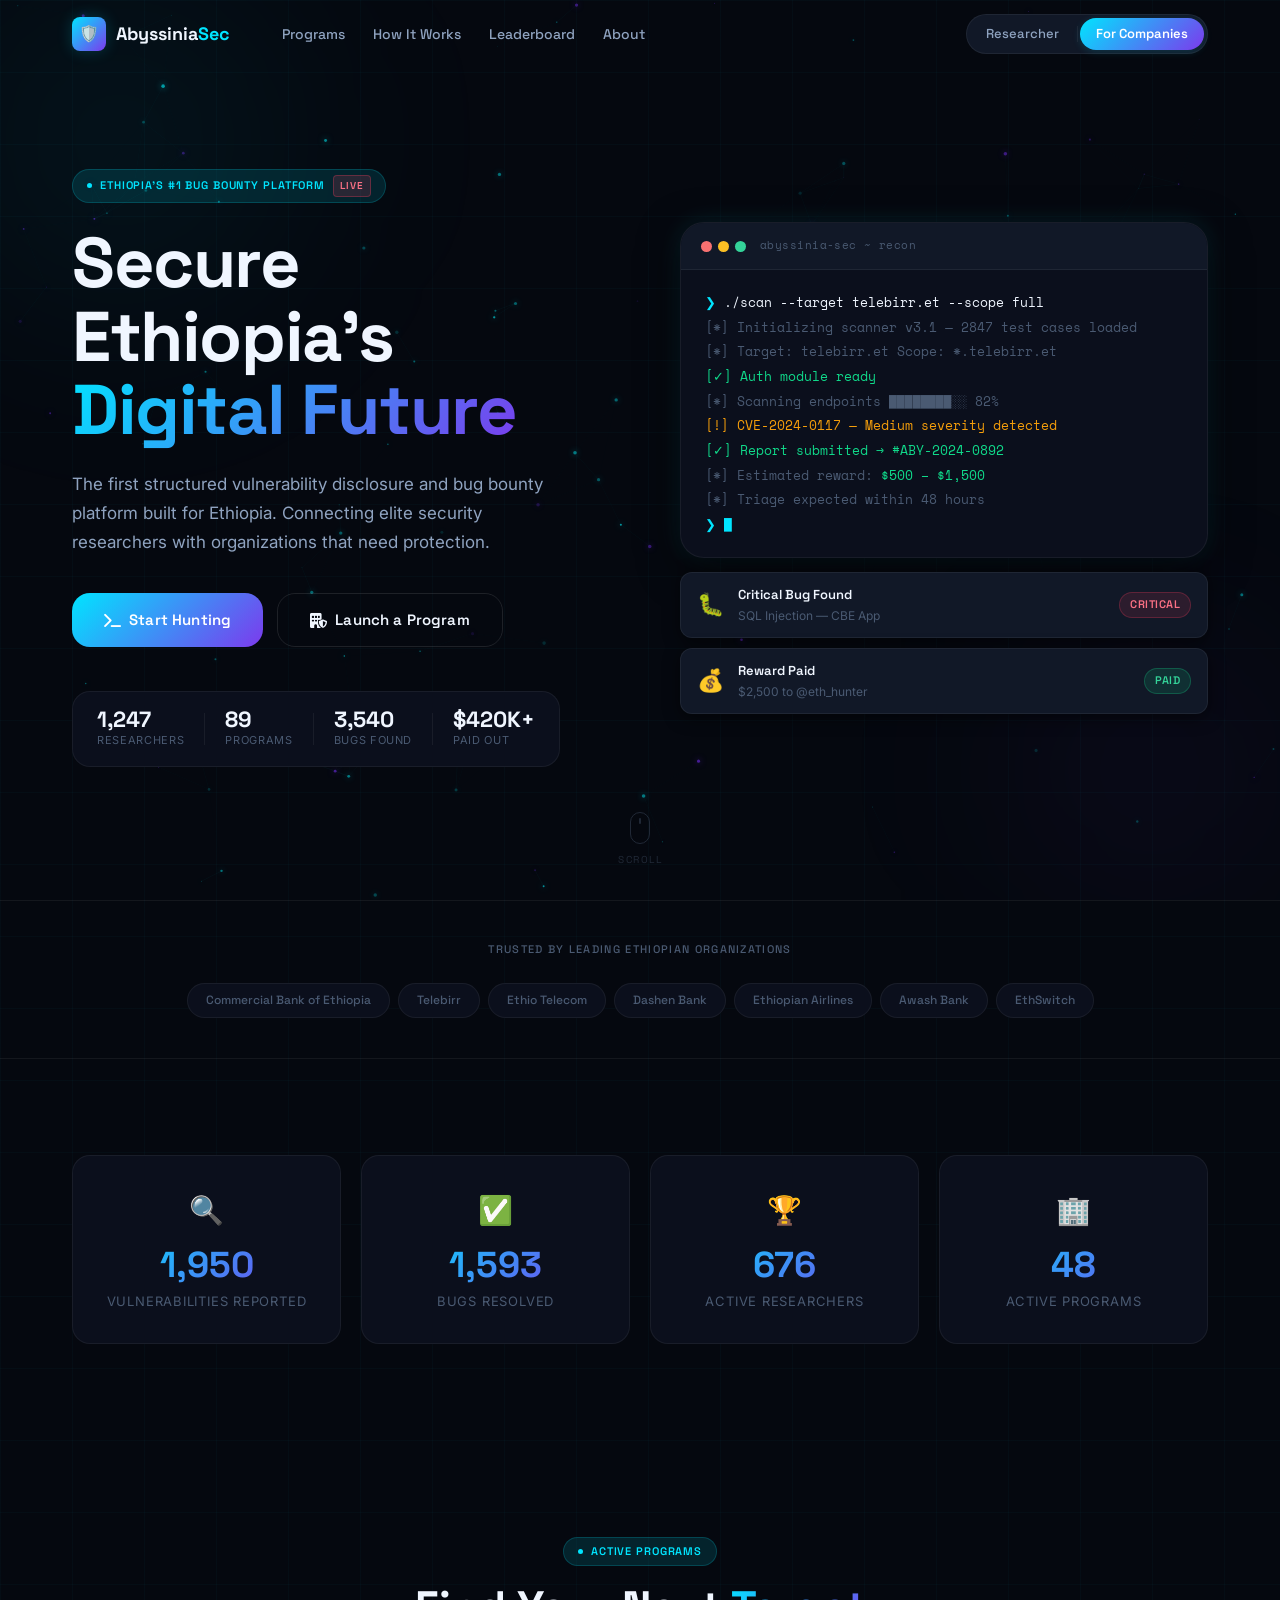
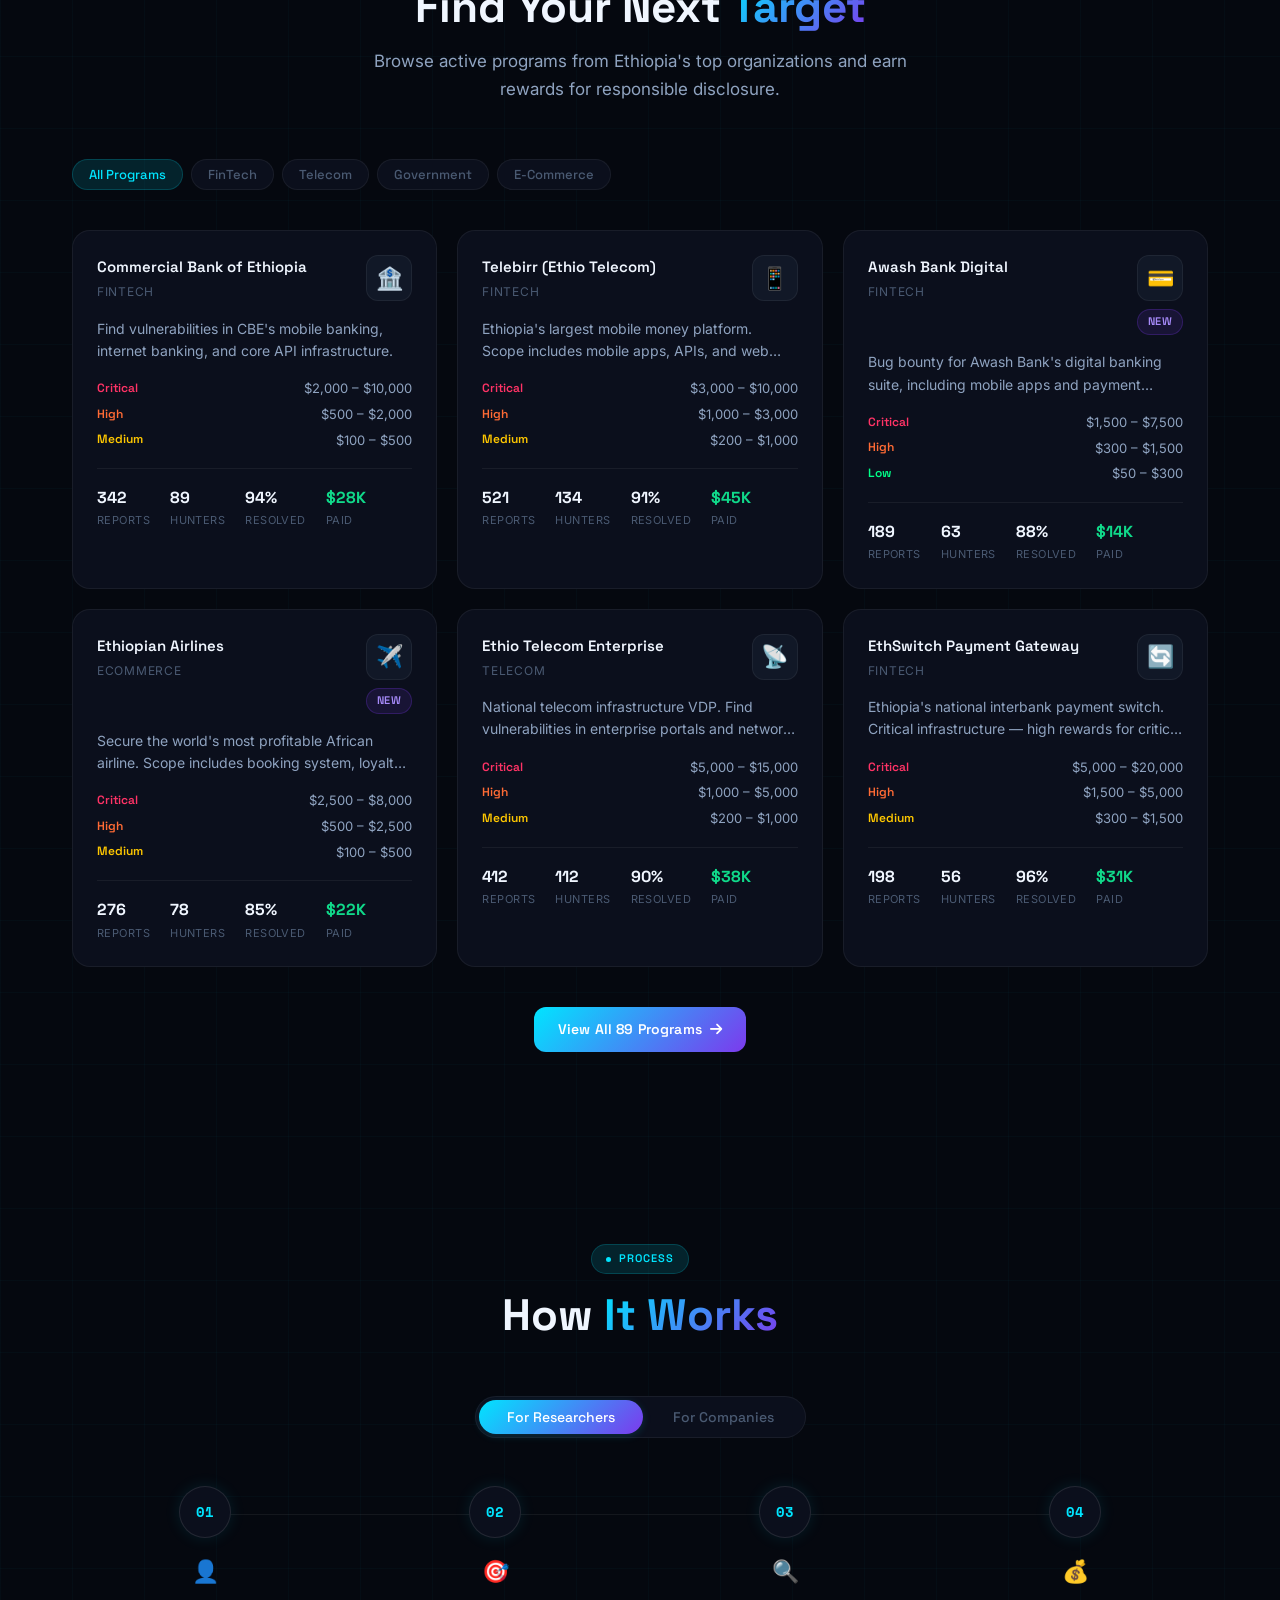
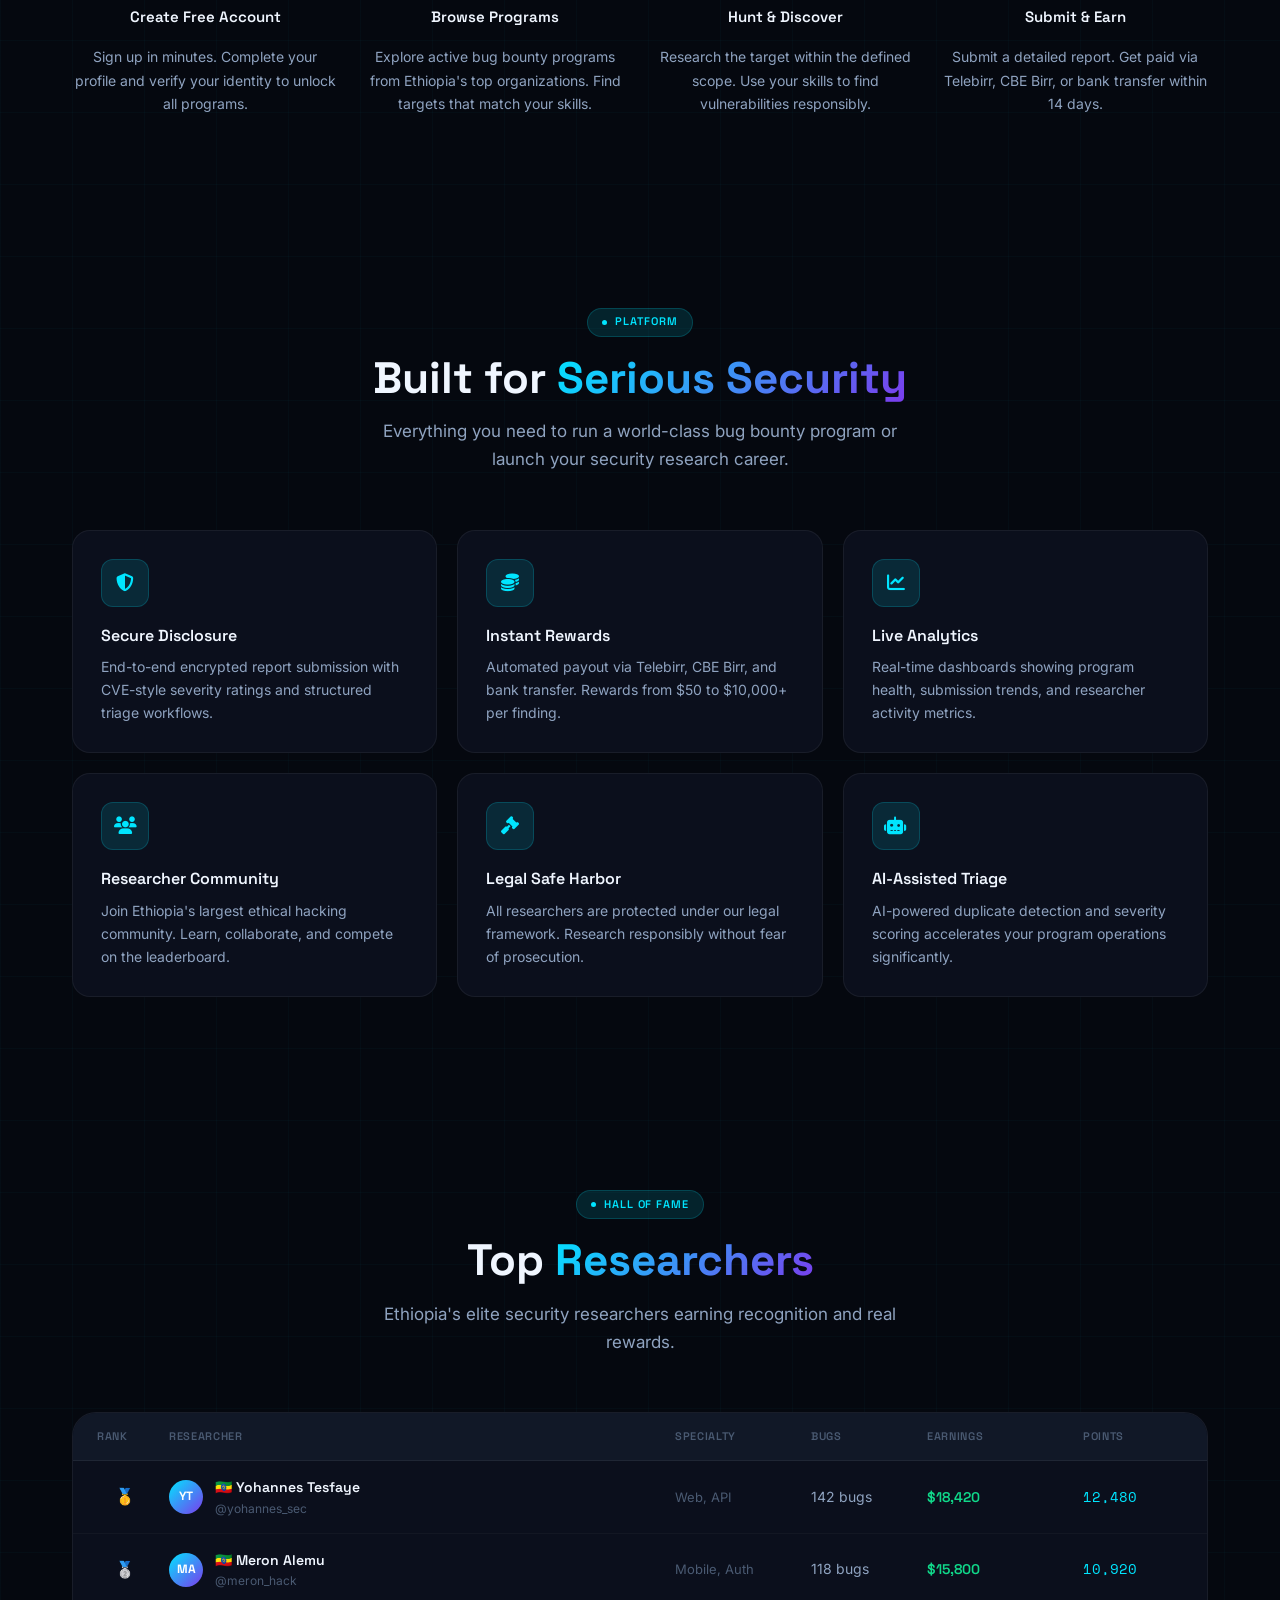
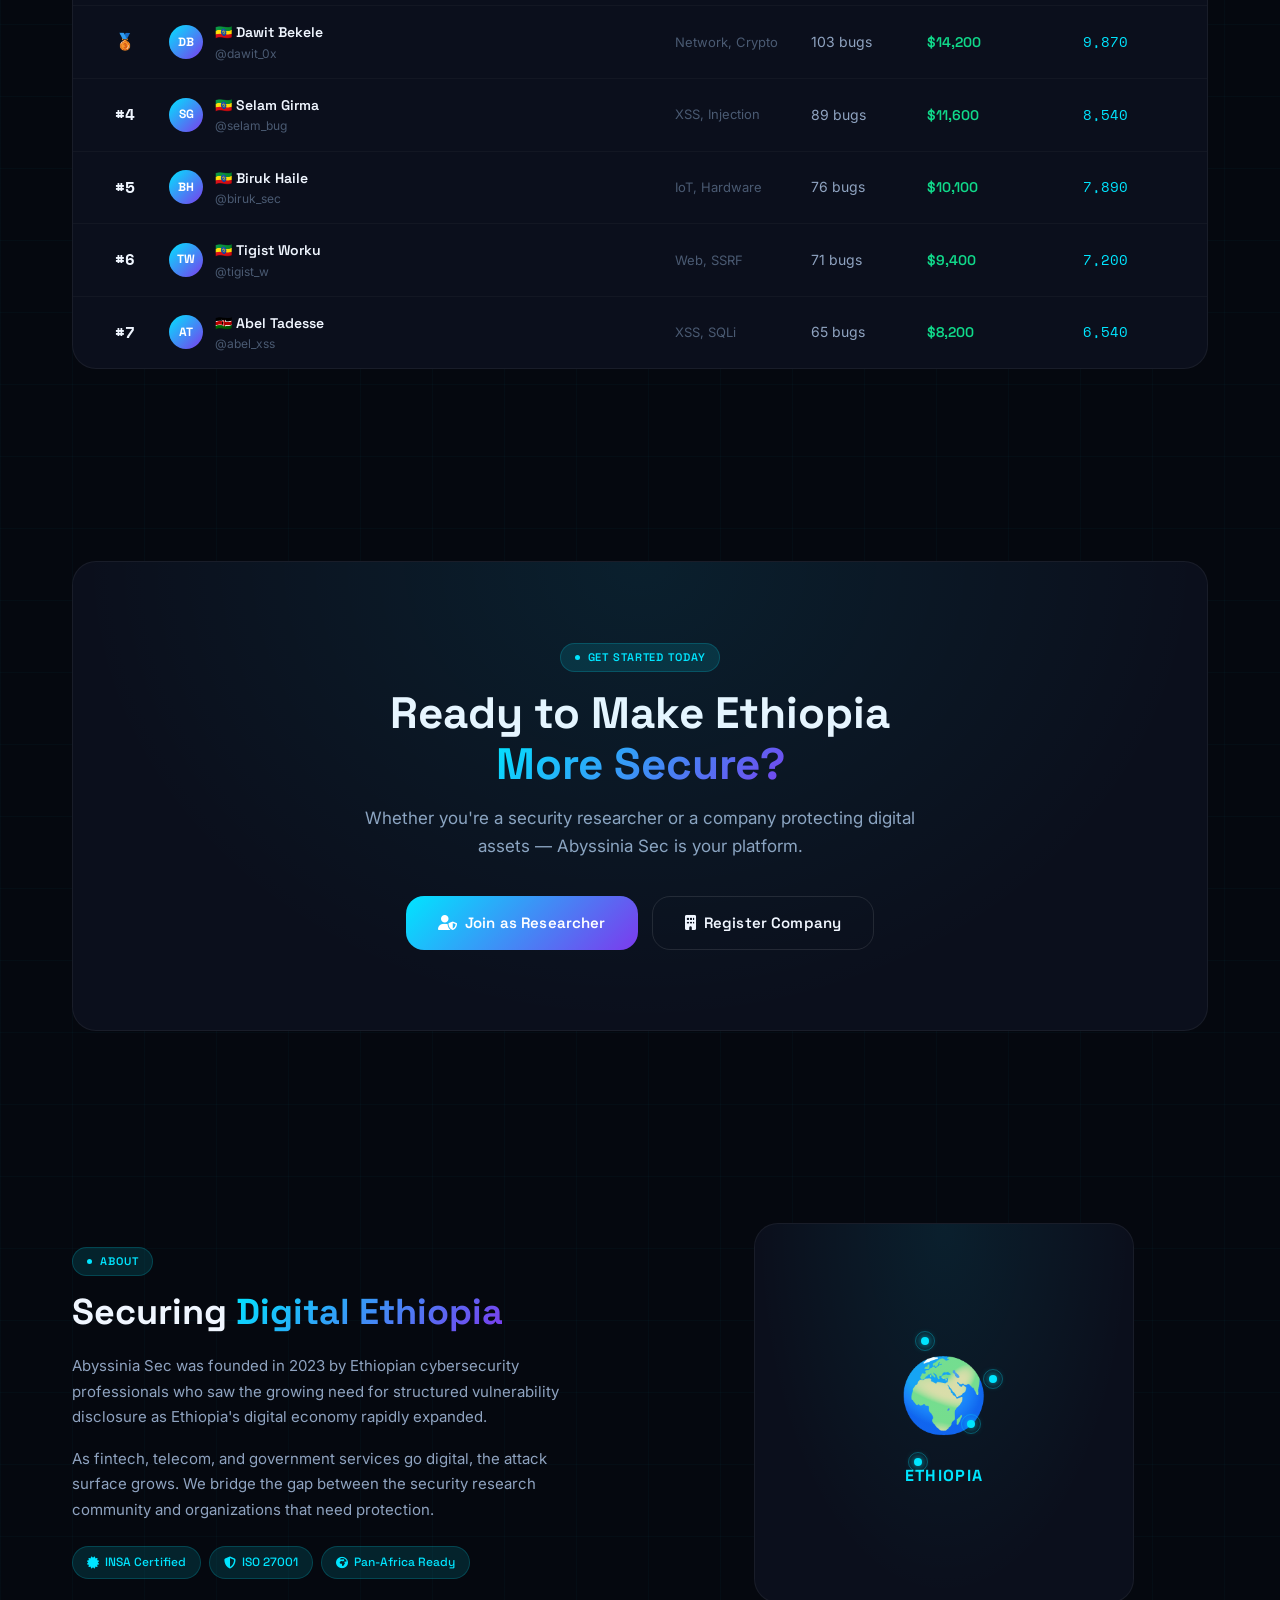
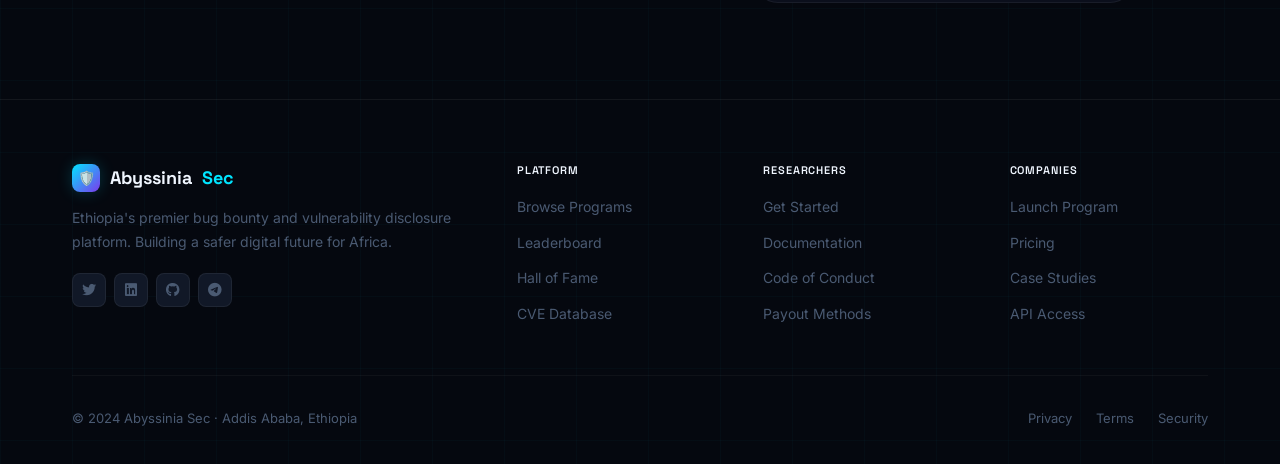
<file: index.html>
<!DOCTYPE html>
<html lang="en">
<head>
  <meta charset="UTF-8"/>
  <meta name="viewport" content="width=device-width, initial-scale=1.0"/>
  <title>Abyssinia Sec — Ethiopia's Bug Bounty Platform</title>
  <meta name="description" content="Ethiopia's first and largest bug bounty and vulnerability disclosure platform."/>
  <link rel="stylesheet" href="assets/css/global.css"/>
  <link rel="stylesheet" href="assets/css/home.css"/>
  <link rel="stylesheet" href="https://cdnjs.cloudflare.com/ajax/libs/font-awesome/6.5.0/css/all.min.css"/>
</head>
<body class="grid-bg">

  <!-- Page Loader -->
  <div class="page-loader" id="pageLoader">
    <div class="loader-logo">Abyssinia Sec</div>
    <div class="loader-bar"><div class="loader-bar-fill"></div></div>
    <div class="loader-text">Initializing…</div>
  </div>

  <!-- ═══════════════════════════════════
       NAVBAR
  ════════════════════════════════════ -->
  <nav class="navbar" id="navbar">
    <div class="container">
      <div class="navbar-inner">

        <!-- Logo -->
        <a href="index.html" class="navbar-logo">
          <div class="logo-mark">🛡️</div>
          <span class="logo-text">Abyssinia<em>Sec</em></span>
        </a>

        <!-- Center links -->
        <ul class="navbar-nav">
          <li><a href="#programs"    class="nav-link">Programs</a></li>
          <li><a href="#how-it-works" class="nav-link">How It Works</a></li>
          <li><a href="#leaderboard" class="nav-link">Leaderboard</a></li>
          <li><a href="#about"       class="nav-link">About</a></li>
        </ul>

        <!-- Right — portal chooser pill (THE NEW DESIGN) -->
        <div class="navbar-end">
          <div class="portal-chooser">
            <a href="login-researcher.html" class="portal-link">Researcher</a>
            <div class="portal-divider"></div>
            <a href="login-company.html" class="portal-link portal-primary">For Companies</a>
          </div>
          <!-- Hamburger (mobile only) -->
          <button class="hamburger" id="hamburger" onclick="toggleMobileNav()" aria-label="Menu">
            <span></span><span></span><span></span>
          </button>
        </div>

      </div>
    </div>
  </nav>

  <!-- Mobile nav overlay -->
  <div class="mobile-nav" id="mobileNav">
    <button class="mobile-close" onclick="toggleMobileNav()"><i class="fas fa-times"></i></button>
    <a href="#programs"    class="nav-link" onclick="toggleMobileNav()">Programs</a>
    <a href="#how-it-works" class="nav-link" onclick="toggleMobileNav()">How It Works</a>
    <a href="#leaderboard" class="nav-link" onclick="toggleMobileNav()">Leaderboard</a>
    <a href="#about"       class="nav-link" onclick="toggleMobileNav()">About</a>
    <div class="mobile-nav-actions">
      <a href="login-researcher.html" class="btn btn-secondary">Researcher Login</a>
      <a href="login-company.html"    class="btn btn-primary">Company Portal</a>
    </div>
  </div>

  <!-- ═══════════════════════════════════
       HERO
  ════════════════════════════════════ -->
  <section class="hero" id="hero">
    <canvas id="particles-canvas"></canvas>
    <div class="hero-blob hero-blob-1"></div>
    <div class="hero-blob hero-blob-2"></div>

    <div class="container">
      <!-- Content -->
      <div class="hero-content">
        <div class="hero-eyebrow animate-on-scroll">
          <span class="eyebrow-dot"></span>
          Ethiopia's #1 Bug Bounty Platform
          <span class="eyebrow-live">LIVE</span>
        </div>

        <h1 class="hero-title animate-on-scroll">
          Secure Ethiopia's<br/>
          <span class="text-gradient">Digital Future</span>
        </h1>

        <p class="hero-body animate-on-scroll">
          The first structured vulnerability disclosure and bug bounty platform built for Ethiopia.
          Connecting elite security researchers with organizations that need protection.
        </p>

        <div class="hero-actions animate-on-scroll">
          <a href="login-researcher.html" class="btn btn-primary btn-lg">
            <i class="fas fa-terminal"></i> Start Hunting
          </a>
          <a href="login-company.html" class="btn btn-secondary btn-lg">
            <i class="fas fa-building-shield"></i> Launch a Program
          </a>
        </div>

        <div class="hero-stats animate-on-scroll">
          <div class="hero-stat">
            <span class="hero-stat-val" data-target="1247">0</span>
            <span class="hero-stat-label">Researchers</span>
          </div>
          <div class="stat-sep"></div>
          <div class="hero-stat">
            <span class="hero-stat-val" data-target="89">0</span>
            <span class="hero-stat-label">Programs</span>
          </div>
          <div class="stat-sep"></div>
          <div class="hero-stat">
            <span class="hero-stat-val" data-target="3540">0</span>
            <span class="hero-stat-label">Bugs Found</span>
          </div>
          <div class="stat-sep"></div>
          <div class="hero-stat">
            <span class="hero-stat-val" data-target="420" data-prefix="$" data-suffix="K+">0</span>
            <span class="hero-stat-label">Paid Out</span>
          </div>
        </div>
      </div>

      <!-- Visual -->
      <div class="hero-visual animate-on-scroll">
        <div class="terminal-window">
          <div class="terminal-bar">
            <div class="t-dots">
              <span class="t-dot t-dot-r"></span>
              <span class="t-dot t-dot-y"></span>
              <span class="t-dot t-dot-g"></span>
            </div>
            <span class="t-tab-title">abyssinia-sec ~ recon</span>
          </div>
          <div class="terminal-body">
            <div class="tl"><span class="t-p">❯</span> <span class="t-cmd">./scan --target telebirr.et --scope full</span></div>
            <div class="tl t-dim">[*] Initializing scanner v3.1 — 2847 test cases loaded</div>
            <div class="tl t-dim">[*] Target: telebirr.et  Scope: *.telebirr.et</div>
            <div class="tl t-ok">[✓] Auth module ready</div>
            <div class="tl t-dim">[*] Scanning endpoints ████████░░ 82%</div>
            <div class="tl" style="color:var(--amber)">[!] CVE-2024-0117 — Medium severity detected</div>
            <div class="tl t-ok">[✓] Report submitted → #ABY-2024-0892</div>
            <div class="tl t-dim">[*] Estimated reward: <span style="color:var(--green)">$500 – $1,500</span></div>
            <div class="tl t-dim">[*] Triage expected within 48 hours</div>
            <div class="tl"><span class="t-p">❯</span> <span class="t-cursor">█</span></div>
          </div>
        </div>

        <div class="hero-cards">
          <div class="hero-card">
            <div class="hc-icon">🐛</div>
            <div>
              <div class="hc-title">Critical Bug Found</div>
              <div class="hc-sub">SQL Injection — CBE App</div>
            </div>
            <span class="badge badge-critical" style="margin-left:auto">Critical</span>
          </div>
          <div class="hero-card">
            <div class="hc-icon">💰</div>
            <div>
              <div class="hc-title">Reward Paid</div>
              <div class="hc-sub">$2,500 to @eth_hunter</div>
            </div>
            <span class="badge badge-low" style="margin-left:auto">Paid</span>
          </div>
        </div>
      </div>
    </div>

    <div class="scroll-hint">
      <div class="scroll-mouse"><div class="scroll-wheel"></div></div>
      <span>Scroll</span>
    </div>
  </section>

  <!-- ═══════════════════════════════════
       TRUSTED BY
  ════════════════════════════════════ -->
  <section class="trusted-strip">
    <div class="container">
      <p class="trusted-label">Trusted by leading Ethiopian organizations</p>
      <div class="trusted-logos">
        <div class="trust-logo">Commercial Bank of Ethiopia</div>
        <div class="trust-logo">Telebirr</div>
        <div class="trust-logo">Ethio Telecom</div>
        <div class="trust-logo">Dashen Bank</div>
        <div class="trust-logo">Ethiopian Airlines</div>
        <div class="trust-logo">Awash Bank</div>
        <div class="trust-logo">EthSwitch</div>
      </div>
    </div>
  </section>

  <!-- ═══════════════════════════════════
       STATS
  ════════════════════════════════════ -->
  <section class="section-padding" id="stats">
    <div class="container">
      <div class="stats-grid">
        <div class="stat-card animate-on-scroll">
          <div class="stat-icon">🔍</div>
          <div class="stat-number count-up" data-target="3540">0</div>
          <div class="stat-label">Vulnerabilities Reported</div>
        </div>
        <div class="stat-card animate-on-scroll">
          <div class="stat-icon">✅</div>
          <div class="stat-number count-up" data-target="2891">0</div>
          <div class="stat-label">Bugs Resolved</div>
        </div>
        <div class="stat-card animate-on-scroll">
          <div class="stat-icon">🏆</div>
          <div class="stat-number count-up" data-target="1247">0</div>
          <div class="stat-label">Active Researchers</div>
        </div>
        <div class="stat-card animate-on-scroll">
          <div class="stat-icon">🏢</div>
          <div class="stat-number count-up" data-target="89">0</div>
          <div class="stat-label">Active Programs</div>
        </div>
      </div>
    </div>
  </section>

  <!-- ═══════════════════════════════════
       PROGRAMS
  ════════════════════════════════════ -->
  <section class="section-padding" id="programs">
    <div class="container">
      <div class="section-header">
        <div class="section-eyebrow">Active Programs</div>
        <h2 class="section-title">Find Your Next <span class="text-gradient">Target</span></h2>
        <p class="section-sub">Browse active programs from Ethiopia's top organizations and earn rewards for responsible disclosure.</p>
      </div>

      <div class="filter-row animate-on-scroll" id="filterRow">
        <button class="filter-chip active" data-filter="all">All Programs</button>
        <button class="filter-chip" data-filter="fintech">FinTech</button>
        <button class="filter-chip" data-filter="telecom">Telecom</button>
        <button class="filter-chip" data-filter="government">Government</button>
        <button class="filter-chip" data-filter="ecommerce">E-Commerce</button>
      </div>

      <div class="programs-grid" id="programsGrid"></div>

      <div class="programs-cta animate-on-scroll">
        <a href="login-researcher.html" class="btn btn-primary">
          View All 89 Programs <i class="fas fa-arrow-right"></i>
        </a>
      </div>
    </div>
  </section>

  <!-- ═══════════════════════════════════
       HOW IT WORKS
  ════════════════════════════════════ -->
  <section class="section-padding" id="how-it-works">
    <div class="container">
      <div class="section-header">
        <div class="section-eyebrow">Process</div>
        <h2 class="section-title">How <span class="text-gradient">It Works</span></h2>
      </div>

      <div class="hiw-toggle">
        <button class="hiw-btn active" data-role="researcher">For Researchers</button>
        <button class="hiw-btn"        data-role="company">For Companies</button>
      </div>

      <div id="hiwContent"></div>
    </div>
  </section>

  <!-- ═══════════════════════════════════
       FEATURES
  ════════════════════════════════════ -->
  <section class="section-padding" id="features">
    <div class="container">
      <div class="section-header">
        <div class="section-eyebrow">Platform</div>
        <h2 class="section-title">Built for <span class="text-gradient">Serious Security</span></h2>
        <p class="section-sub">Everything you need to run a world-class bug bounty program or launch your security research career.</p>
      </div>
      <div class="features-grid">
        <div class="feature-card animate-on-scroll">
          <div class="feature-icon"><i class="fas fa-shield-halved"></i></div>
          <h3>Secure Disclosure</h3>
          <p>End-to-end encrypted report submission with CVE-style severity ratings and structured triage workflows.</p>
        </div>
        <div class="feature-card animate-on-scroll">
          <div class="feature-icon"><i class="fas fa-coins"></i></div>
          <h3>Instant Rewards</h3>
          <p>Automated payout via Telebirr, CBE Birr, and bank transfer. Rewards from $50 to $10,000+ per finding.</p>
        </div>
        <div class="feature-card animate-on-scroll">
          <div class="feature-icon"><i class="fas fa-chart-line"></i></div>
          <h3>Live Analytics</h3>
          <p>Real-time dashboards showing program health, submission trends, and researcher activity metrics.</p>
        </div>
        <div class="feature-card animate-on-scroll">
          <div class="feature-icon"><i class="fas fa-users"></i></div>
          <h3>Researcher Community</h3>
          <p>Join Ethiopia's largest ethical hacking community. Learn, collaborate, and compete on the leaderboard.</p>
        </div>
        <div class="feature-card animate-on-scroll">
          <div class="feature-icon"><i class="fas fa-gavel"></i></div>
          <h3>Legal Safe Harbor</h3>
          <p>All researchers are protected under our legal framework. Research responsibly without fear of prosecution.</p>
        </div>
        <div class="feature-card animate-on-scroll">
          <div class="feature-icon"><i class="fas fa-robot"></i></div>
          <h3>AI-Assisted Triage</h3>
          <p>AI-powered duplicate detection and severity scoring accelerates your program operations significantly.</p>
        </div>
      </div>
    </div>
  </section>

  <!-- ═══════════════════════════════════
       LEADERBOARD
  ════════════════════════════════════ -->
  <section class="section-padding" id="leaderboard">
    <div class="container">
      <div class="section-header">
        <div class="section-eyebrow">Hall of Fame</div>
        <h2 class="section-title">Top <span class="text-gradient">Researchers</span></h2>
        <p class="section-sub">Ethiopia's elite security researchers earning recognition and real rewards.</p>
      </div>
      <div class="lb-table animate-on-scroll" id="leaderboardTable"></div>
    </div>
  </section>

  <!-- ═══════════════════════════════════
       CTA
  ════════════════════════════════════ -->
  <section class="section-padding">
    <div class="container">
      <div class="cta-band animate-on-scroll">
        <div class="section-eyebrow" style="margin-bottom:1rem">Get Started Today</div>
        <h2 class="section-title">
          Ready to Make Ethiopia<br/><span class="text-gradient">More Secure?</span>
        </h2>
        <p class="section-sub">
          Whether you're a security researcher or a company protecting digital assets — Abyssinia Sec is your platform.
        </p>
        <div class="cta-actions">
          <a href="login-researcher.html" class="btn btn-primary btn-lg">
            <i class="fas fa-user-shield"></i> Join as Researcher
          </a>
          <a href="login-company.html" class="btn btn-secondary btn-lg">
            <i class="fas fa-building"></i> Register Company
          </a>
        </div>
      </div>
    </div>
  </section>

  <!-- ═══════════════════════════════════
       ABOUT
  ════════════════════════════════════ -->
  <section class="section-padding" id="about">
    <div class="container">
      <div class="about-grid">
        <div class="about-text animate-on-scroll">
          <div class="section-eyebrow">About</div>
          <h2 class="section-title">
            Securing <span class="text-gradient">Digital Ethiopia</span>
          </h2>
          <p>
            Abyssinia Sec was founded in 2023 by Ethiopian cybersecurity professionals who saw the growing need for structured vulnerability disclosure as Ethiopia's digital economy rapidly expanded.
          </p>
          <p>
            As fintech, telecom, and government services go digital, the attack surface grows. We bridge the gap between the security research community and organizations that need protection.
          </p>
          <div class="about-chips">
            <span class="about-chip"><i class="fas fa-certificate"></i> INSA Certified</span>
            <span class="about-chip"><i class="fas fa-shield-halved"></i> ISO 27001</span>
            <span class="about-chip"><i class="fas fa-globe-africa"></i> Pan-Africa Ready</span>
          </div>
        </div>
        <div class="animate-on-scroll">
          <div class="about-visual-wrap">
            <div class="about-map-emoji">🌍</div>
            <div class="about-map-label">Ethiopia</div>
            <div class="about-map-dots">
              <span class="map-ping" style="top:30%;left:44%"></span>
              <span class="map-ping" style="top:52%;left:56%"></span>
              <span class="map-ping" style="top:62%;left:42%"></span>
              <span class="map-ping" style="top:40%;left:62%"></span>
            </div>
          </div>
        </div>
      </div>
    </div>
  </section>

  <!-- ═══════════════════════════════════
       FOOTER
  ════════════════════════════════════ -->
  <footer class="footer">
    <div class="container">
      <div class="footer-grid">
        <div class="footer-brand">
          <div class="footer-brand-logo">
            <div class="logo-mark" style="width:28px;height:28px;font-size:0.875rem">🛡️</div>
            Abyssinia<em>Sec</em>
          </div>
          <p>Ethiopia's premier bug bounty and vulnerability disclosure platform. Building a safer digital future for Africa.</p>
          <div class="footer-socials">
            <a href="#" class="social-btn"><i class="fab fa-twitter"></i></a>
            <a href="#" class="social-btn"><i class="fab fa-linkedin"></i></a>
            <a href="#" class="social-btn"><i class="fab fa-github"></i></a>
            <a href="#" class="social-btn"><i class="fab fa-telegram"></i></a>
          </div>
        </div>
        <div class="footer-col">
          <h4>Platform</h4>
          <ul>
            <li><a href="#programs">Browse Programs</a></li>
            <li><a href="#leaderboard">Leaderboard</a></li>
            <li><a href="#">Hall of Fame</a></li>
            <li><a href="#">CVE Database</a></li>
          </ul>
        </div>
        <div class="footer-col">
          <h4>Researchers</h4>
          <ul>
            <li><a href="login-researcher.html">Get Started</a></li>
            <li><a href="#">Documentation</a></li>
            <li><a href="#">Code of Conduct</a></li>
            <li><a href="#">Payout Methods</a></li>
          </ul>
        </div>
        <div class="footer-col">
          <h4>Companies</h4>
          <ul>
            <li><a href="login-company.html">Launch Program</a></li>
            <li><a href="#">Pricing</a></li>
            <li><a href="#">Case Studies</a></li>
            <li><a href="#">API Access</a></li>
          </ul>
        </div>
      </div>
      <div class="footer-bottom">
        <span>© 2024 Abyssinia Sec · Addis Ababa, Ethiopia</span>
        <div class="footer-legal">
          <a href="#">Privacy</a>
          <a href="#">Terms</a>
          <a href="#">Security</a>
        </div>
      </div>
    </div>
  </footer>

  <div class="toast-container" id="toastContainer"></div>

  <script src="assets/js/global.js"></script>
  <script src="assets/js/home.js"></script>
</body>
</html>
</file>
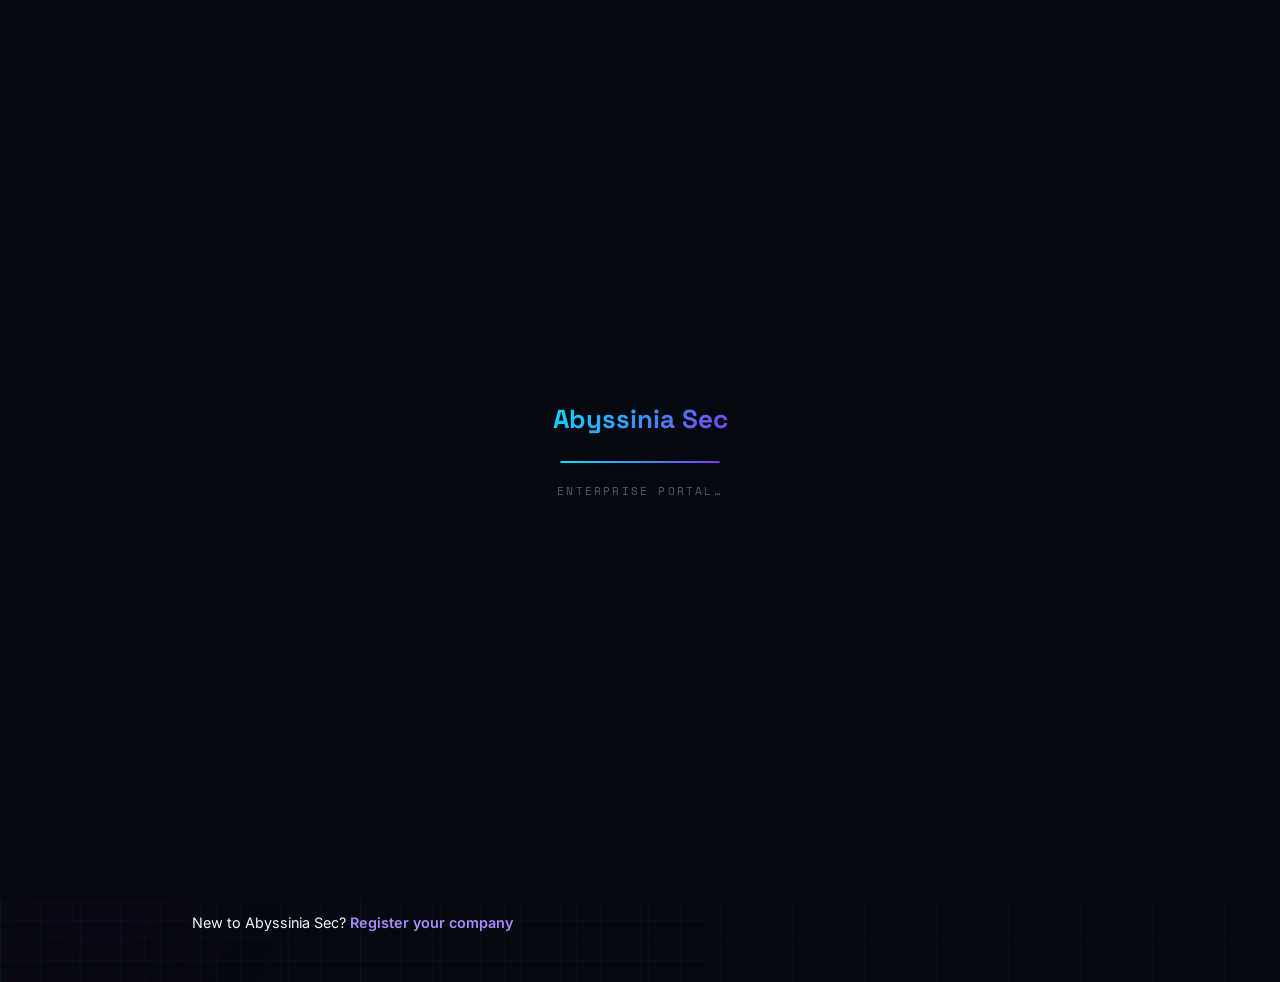
<file: login-company.html>
<!DOCTYPE html>
<html lang="en">
<head>
  <meta charset="UTF-8"/>
  <meta name="viewport" content="width=device-width, initial-scale=1.0"/>
  <title>Company Portal — Abyssinia Sec</title>
  <link rel="stylesheet" href="assets/css/global.css"/>
  <link rel="stylesheet" href="assets/css/auth.css"/>
  <link rel="stylesheet" href="https://cdnjs.cloudflare.com/ajax/libs/font-awesome/6.5.0/css/all.min.css"/>
  <style>
    /* Company accent overrides — violet instead of cyan */
    .auth-portal-btn.active     { background: linear-gradient(135deg, #7c3aed, #c026d3); }
    .auth-role-pill             { background: rgba(124,58,237,0.12); border-color: rgba(124,58,237,0.25); color: #a78bfa; }
    .auth-submit                { background: linear-gradient(135deg, #7c3aed, #c026d3); }
    .auth-submit:hover          { box-shadow: 0 4px 20px rgba(124,58,237,0.3); }
    .forgot-link, .auth-switch a { color: #a78bfa; }
    .showcase-stat-val          { background: linear-gradient(135deg,#7c3aed,#c026d3); -webkit-background-clip:text; -webkit-text-fill-color:transparent; background-clip:text; }
    .showcase-feature i         { color: #a78bfa; }
    .auth-showcase-title .text-gradient { background: linear-gradient(135deg,#7c3aed,#c026d3); -webkit-background-clip:text; -webkit-text-fill-color:transparent; background-clip:text; }
    .auth-blob-1                { background: radial-gradient(circle, rgba(124,58,237,0.08) 0%, transparent 70%); }
    .auth-blob-2                { background: radial-gradient(circle, rgba(192,38,211,0.07) 0%, transparent 70%); }
  </style>
</head>
<body class="grid-bg">

  <div class="page-loader" id="pageLoader">
    <div class="loader-logo">Abyssinia Sec</div>
    <div class="loader-bar"><div class="loader-bar-fill"></div></div>
    <div class="loader-text">Enterprise portal…</div>
  </div>

  <div class="auth-page">

    <!-- ── Left: Form ── -->
    <div class="auth-left">
      <div class="auth-left-bg"></div>
      <div class="auth-blob-1"></div>
      <div class="auth-blob-2"></div>

      <div class="auth-left-content">
        <a href="index.html" class="auth-back">
          <i class="fas fa-arrow-left"></i> Back to home
        </a>

        <div class="auth-logo">
          <div class="auth-logo-mark" style="background:linear-gradient(135deg,#7c3aed,#c026d3)">🏢</div>
          <div class="auth-logo-text">Abyssinia<em style="color:#a78bfa">Sec</em></div>
        </div>

        <!-- Portal switcher -->
        <div class="auth-portal-switch">
          <a href="login-researcher.html" class="auth-portal-btn">
            <i class="fas fa-terminal"></i> Researcher
          </a>
          <a href="login-company.html" class="auth-portal-btn active">
            <i class="fas fa-building"></i> Company
          </a>
        </div>

        <!-- Tabs -->
        <div class="auth-tabs">
          <button class="auth-tab active" id="loginTab" onclick="switchTab('login')">Sign In</button>
          <button class="auth-tab" id="registerTab" onclick="switchTab('register')">Register Company</button>
        </div>

        <!-- ── LOGIN ── -->
        <div id="loginForm">
          <div class="auth-header">
            <div class="auth-role-pill"><i class="fas fa-building"></i> Enterprise Portal</div>
            <h1 class="auth-title">Company <span class="text-gradient">Access</span></h1>
            <p class="auth-subtitle">Sign in to manage your programs and review vulnerability reports.</p>
          </div>

          <form onsubmit="handleCompanyLogin(event)">
            <div class="form-group">
              <label class="form-label">Work Email</label>
              <div class="form-input-icon">
                <i class="fas fa-envelope input-icon"></i>
                <input type="email" class="form-input" id="companyEmail" placeholder="security@company.et" required/>
              </div>
            </div>
            <div class="form-group">
              <label class="form-label">Password</label>
              <div class="password-wrapper">
                <input type="password" class="form-input" id="companyPassword" placeholder="••••••••" required/>
                <button type="button" class="password-toggle" onclick="togglePassword('companyPassword',this)">
                  <i class="fas fa-eye"></i>
                </button>
              </div>
            </div>
            <div class="form-options">
              <label class="remember-me"><input type="checkbox"/> Remember device</label>
              <a href="#" class="forgot-link">Forgot password?</a>
            </div>

            <button type="submit" class="auth-submit" id="loginBtn">
              <span class="btn-text"><i class="fas fa-sign-in-alt"></i> Sign In</span>
              <div class="spinner"></div>
            </button>

            <div class="auth-divider">or</div>
            <div class="social-auth">
              <button type="button" class="social-btn"><i class="fas fa-id-card" style="color:#a78bfa"></i> Sign in with SSO</button>
            </div>
            <p class="auth-switch">New to Abyssinia Sec? <a href="#" onclick="switchTab('register')">Register your company</a></p>
          </form>
        </div>

        <!-- ── REGISTER ── -->
        <div id="registerForm" style="display:none">
          <div class="auth-header">
            <div class="auth-role-pill"><i class="fas fa-building"></i> Enterprise Registration</div>
            <h1 class="auth-title">Launch Your <span class="text-gradient">Program</span></h1>
            <p class="auth-subtitle">Register and start your bug bounty program today.</p>
          </div>

          <form onsubmit="handleCompanyRegister(event)">
            <div class="form-group">
              <label class="form-label">Company Name</label>
              <div class="form-input-icon">
                <i class="fas fa-building input-icon"></i>
                <input type="text" class="form-input" id="companyName" placeholder="Commercial Bank of Ethiopia" required/>
              </div>
            </div>
            <div class="form-group">
              <label class="form-label">Industry</label>
              <select class="form-select" id="industry">
                <option value="" disabled selected>Select industry</option>
                <option>Financial Services / FinTech</option>
                <option>Telecommunications</option>
                <option>Government / Public Sector</option>
                <option>E-Commerce / Retail</option>
                <option>Healthcare</option>
                <option>Education</option>
                <option>Logistics & Transportation</option>
                <option>Energy & Utilities</option>
                <option>Other</option>
              </select>
            </div>
            <div class="form-row">
              <div class="form-group">
                <label class="form-label">First Name</label>
                <input type="text" class="form-input" id="contactFirst" placeholder="Dawit" required/>
              </div>
              <div class="form-group">
                <label class="form-label">Last Name</label>
                <input type="text" class="form-input" id="contactLast" placeholder="Tadesse" required/>
              </div>
            </div>
            <div class="form-group">
              <label class="form-label">Work Email</label>
              <div class="form-input-icon">
                <i class="fas fa-envelope input-icon"></i>
                <input type="email" class="form-input" id="workEmail" placeholder="security@company.et" required/>
              </div>
              <div class="form-hint">Must be a company domain email</div>
            </div>
            <div class="form-group">
              <label class="form-label">Company Website</label>
              <div class="form-input-icon">
                <i class="fas fa-globe input-icon"></i>
                <input type="url" class="form-input" id="companyWebsite" placeholder="https://yourcompany.et" required/>
              </div>
            </div>
            <div class="form-group">
              <label class="form-label">Password</label>
              <div class="password-wrapper">
                <input type="password" class="form-input" id="companyRegPassword" placeholder="Min. 8 characters" required
                       oninput="checkPasswordStrength(this.value)"/>
                <button type="button" class="password-toggle" onclick="togglePassword('companyRegPassword',this)">
                  <i class="fas fa-eye"></i>
                </button>
              </div>
              <div class="password-strength" id="strengthIndicator" style="display:none">
                <div class="strength-bar">
                  <div class="strength-segment" id="s1"></div><div class="strength-segment" id="s2"></div>
                  <div class="strength-segment" id="s3"></div><div class="strength-segment" id="s4"></div>
                </div>
                <span class="strength-text" id="strengthText">Weak</span>
              </div>
            </div>
            <div class="form-group">
              <label class="form-label">Annual Bounty Budget</label>
              <select class="form-select" id="budget">
                <option value="" disabled selected>Select range</option>
                <option>Under $5,000</option>
                <option>$5,000 – $20,000</option>
                <option>$20,000 – $50,000</option>
                <option>$50,000 – $100,000</option>
                <option>Over $100,000</option>
                <option>Not sure yet</option>
              </select>
            </div>
            <div class="checkbox-group">
              <div class="checkbox-custom" id="companyTermsCheck" onclick="toggleCheck('companyTermsCheck')"></div>
              <label class="checkbox-label" onclick="toggleCheck('companyTermsCheck')">
                I agree to the <a href="#">Terms of Service</a> and <a href="#">Company Agreement</a>
              </label>
            </div>
            <button type="submit" class="auth-submit" id="registerBtn">
              <span class="btn-text"><i class="fas fa-rocket"></i> Register Company</span>
              <div class="spinner"></div>
            </button>
            <p class="auth-switch">Already registered? <a href="#" onclick="switchTab('login')">Sign in</a></p>
          </form>
        </div>

      </div>
    </div>

    <!-- ── Right: Showcase ── -->
    <div class="auth-right">
      <div class="auth-right-glow" style="background:radial-gradient(circle,rgba(124,58,237,0.07) 0%,transparent 70%)"></div>
      <div class="auth-showcase">
        <div class="auth-showcase-icon">🏢</div>
        <h2 class="auth-showcase-title">
          Secure Your<br/><span class="text-gradient">Digital Assets</span>
        </h2>
        <p class="auth-showcase-body">
          Harness Ethiopia's ethical hacking community to proactively find and fix vulnerabilities before attackers do.
        </p>
        <div class="showcase-stats">
          <div class="showcase-stat">
            <div class="showcase-stat-val">1,247</div>
            <div class="showcase-stat-label">Researchers</div>
          </div>
          <div class="showcase-stat">
            <div class="showcase-stat-val">93%</div>
            <div class="showcase-stat-label">Resolution Rate</div>
          </div>
          <div class="showcase-stat">
            <div class="showcase-stat-val">48hr</div>
            <div class="showcase-stat-label">First Response</div>
          </div>
          <div class="showcase-stat">
            <div class="showcase-stat-val">89</div>
            <div class="showcase-stat-label">Programs Live</div>
          </div>
        </div>
        <div class="showcase-features">
          <div class="showcase-feature"><i class="fas fa-magnifying-glass"></i> Access to 1,247+ vetted researchers</div>
          <div class="showcase-feature"><i class="fas fa-filter"></i> AI-powered triage & duplicate detection</div>
          <div class="showcase-feature"><i class="fas fa-chart-line"></i> Real-time analytics & compliance reporting</div>
          <div class="showcase-feature"><i class="fas fa-headset"></i> Dedicated customer success manager</div>
        </div>
      </div>
    </div>

  </div>

  <div class="toast-container" id="toastContainer"></div>
  <script src="assets/js/global.js"></script>
  <script src="assets/js/auth.js"></script>
</body>
</html>
</file>
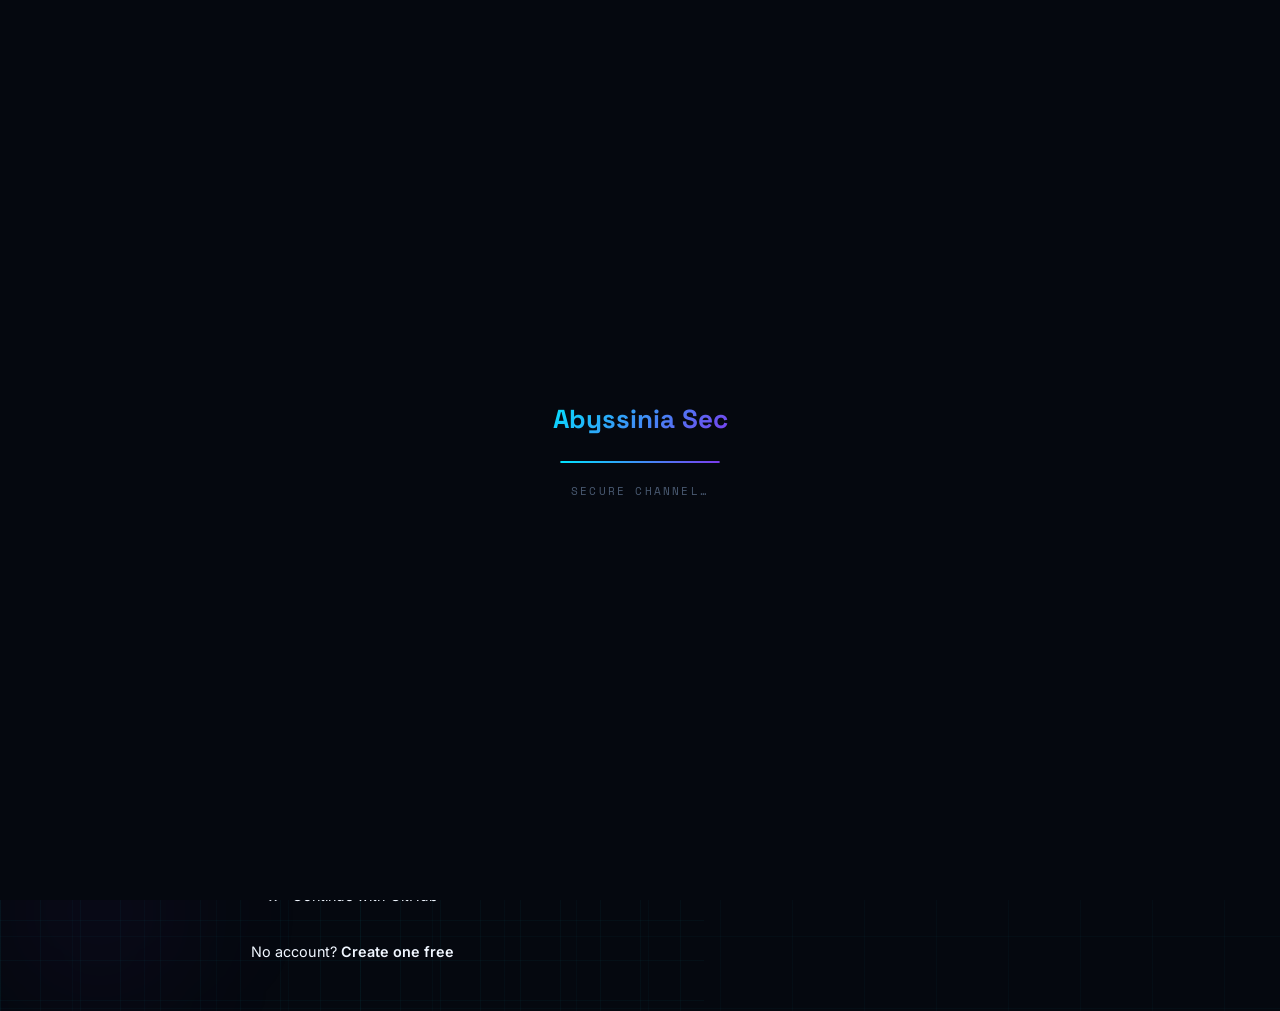
<file: login-researcher.html>
<!DOCTYPE html>
<html lang="en">
<head>
  <meta charset="UTF-8"/>
  <meta name="viewport" content="width=device-width, initial-scale=1.0"/>
  <title>Researcher Sign In — Abyssinia Sec</title>
  <link rel="stylesheet" href="assets/css/global.css"/>
  <link rel="stylesheet" href="assets/css/auth.css"/>
  <link rel="stylesheet" href="https://cdnjs.cloudflare.com/ajax/libs/font-awesome/6.5.0/css/all.min.css"/>
</head>
<body class="grid-bg">

  <div class="page-loader" id="pageLoader">
    <div class="loader-logo">Abyssinia Sec</div>
    <div class="loader-bar"><div class="loader-bar-fill"></div></div>
    <div class="loader-text">Secure channel…</div>
  </div>

  <div class="auth-page">

    <!-- ── Left: Form ── -->
    <div class="auth-left">
      <div class="auth-left-bg"></div>
      <div class="auth-blob-1"></div>
      <div class="auth-blob-2"></div>

      <div class="auth-left-content">
        <a href="index.html" class="auth-back">
          <i class="fas fa-arrow-left"></i> Back to home
        </a>

        <div class="auth-logo">
          <div class="auth-logo-mark">🛡️</div>
          <div class="auth-logo-text">Abyssinia<em>Sec</em></div>
        </div>

        <!-- Portal type: Researcher vs Company -->
        <div class="auth-portal-switch">
          <a href="login-researcher.html" class="auth-portal-btn active">
            <i class="fas fa-terminal"></i> Researcher
          </a>
          <a href="login-company.html" class="auth-portal-btn">
            <i class="fas fa-building"></i> Company
          </a>
        </div>

        <!-- Login / Register tabs -->
        <div class="auth-tabs">
          <button class="auth-tab active" id="loginTab" onclick="switchTab('login')">Sign In</button>
          <button class="auth-tab" id="registerTab" onclick="switchTab('register')">Create Account</button>
        </div>

        <!-- ── LOGIN ── -->
        <div id="loginForm">
          <div class="auth-header">
            <div class="auth-role-pill"><i class="fas fa-user-shield"></i> Security Researcher</div>
            <h1 class="auth-title">Welcome back, <span class="text-gradient">Hunter</span></h1>
            <p class="auth-subtitle">Sign in to access your programs and reports.</p>
          </div>

          <form onsubmit="handleResearcherLogin(event)">
            <div class="form-group">
              <label class="form-label">Email</label>
              <div class="form-input-icon">
                <i class="fas fa-envelope input-icon"></i>
                <input type="email" class="form-input" id="loginEmail" placeholder="demo@researcher.com" required/>
              </div>
            </div>
            <div class="form-group">
              <label class="form-label">Password</label>
              <div class="password-wrapper">
                <input type="password" class="form-input" id="loginPassword" placeholder="••••••••" required/>
                <button type="button" class="password-toggle" onclick="togglePassword('loginPassword',this)">
                  <i class="fas fa-eye"></i>
                </button>
              </div>
            </div>
            <div class="form-options">
              <label class="remember-me"><input type="checkbox"/> Remember me</label>
              <a href="#" class="forgot-link">Forgot password?</a>
            </div>

            <button type="submit" class="auth-submit" id="loginBtn">
              <span class="btn-text"><i class="fas fa-sign-in-alt"></i> Sign In</span>
              <div class="spinner"></div>
            </button>

            <div class="auth-divider">or</div>
            <div class="social-auth">
              <button type="button" class="social-btn"><i class="fab fa-google" style="color:#ea4335"></i> Continue with Google</button>
              <button type="button" class="social-btn"><i class="fab fa-github"></i> Continue with GitHub</button>
            </div>
            <p class="auth-switch">No account? <a href="#" onclick="switchTab('register')">Create one free</a></p>
          </form>
        </div>

        <!-- ── REGISTER ── -->
        <div id="registerForm" style="display:none">
          <div class="auth-header">
            <div class="auth-role-pill"><i class="fas fa-user-shield"></i> Security Researcher</div>
            <h1 class="auth-title">Join the <span class="text-gradient">Community</span></h1>
            <p class="auth-subtitle">Create your account and start hunting today.</p>
          </div>

          <form onsubmit="handleResearcherRegister(event)">
            <div class="form-row">
              <div class="form-group">
                <label class="form-label">First Name</label>
                <input type="text" class="form-input" id="firstName" placeholder="Abebe" required/>
              </div>
              <div class="form-group">
                <label class="form-label">Last Name</label>
                <input type="text" class="form-input" id="lastName" placeholder="Kebede" required/>
              </div>
            </div>
            <div class="form-group">
              <label class="form-label">Username</label>
              <div class="form-input-icon">
                <i class="fas fa-at input-icon"></i>
                <input type="text" class="form-input" id="username" placeholder="eth_hunter_01" required/>
              </div>
              <div class="form-hint">This will be your public handle</div>
            </div>
            <div class="form-group">
              <label class="form-label">Email</label>
              <div class="form-input-icon">
                <i class="fas fa-envelope input-icon"></i>
                <input type="email" class="form-input" id="regEmail" placeholder="your@email.com" required/>
              </div>
            </div>
            <div class="form-group">
              <label class="form-label">Country</label>
              <select class="form-select" id="country">
                <option value="" disabled selected>Select country</option>
                <option value="ET" selected>🇪🇹 Ethiopia</option>
                <option value="KE">🇰🇪 Kenya</option>
                <option value="NG">🇳🇬 Nigeria</option>
                <option value="GH">🇬🇭 Ghana</option>
                <option value="ZA">🇿🇦 South Africa</option>
                <option value="OTHER">🌍 Other</option>
              </select>
            </div>
            <div class="form-group">
              <label class="form-label">Password</label>
              <div class="password-wrapper">
                <input type="password" class="form-input" id="regPassword" placeholder="Min. 8 characters" required
                       oninput="checkPasswordStrength(this.value)"/>
                <button type="button" class="password-toggle" onclick="togglePassword('regPassword',this)">
                  <i class="fas fa-eye"></i>
                </button>
              </div>
              <div class="password-strength" id="strengthIndicator" style="display:none">
                <div class="strength-bar">
                  <div class="strength-segment" id="s1"></div>
                  <div class="strength-segment" id="s2"></div>
                  <div class="strength-segment" id="s3"></div>
                  <div class="strength-segment" id="s4"></div>
                </div>
                <span class="strength-text" id="strengthText">Weak</span>
              </div>
            </div>
            <div class="checkbox-group">
              <div class="checkbox-custom" id="termsCheck" onclick="toggleCheck('termsCheck')"></div>
              <label class="checkbox-label" onclick="toggleCheck('termsCheck')">
                I agree to the <a href="#">Terms of Service</a> and <a href="#">Responsible Disclosure Policy</a>
              </label>
            </div>
            <button type="submit" class="auth-submit" id="registerBtn">
              <span class="btn-text"><i class="fas fa-rocket"></i> Create Account</span>
              <div class="spinner"></div>
            </button>
            <p class="auth-switch">Already have an account? <a href="#" onclick="switchTab('login')">Sign in</a></p>
          </form>
        </div>

      </div>
    </div>

    <!-- ── Right: Showcase ── -->
    <div class="auth-right">
      <div class="auth-right-glow"></div>
      <div class="auth-showcase">
        <div class="auth-showcase-icon">🔍</div>
        <h2 class="auth-showcase-title">
          Hunt Bugs.<br/><span class="text-gradient">Earn Rewards.</span>
        </h2>
        <p class="auth-showcase-body">
          Join 1,247 security researchers from across Africa earning rewards for finding vulnerabilities in Ethiopia's top companies.
        </p>
        <div class="showcase-stats">
          <div class="showcase-stat">
            <div class="showcase-stat-val">$420K+</div>
            <div class="showcase-stat-label">Total Paid</div>
          </div>
          <div class="showcase-stat">
            <div class="showcase-stat-val">89</div>
            <div class="showcase-stat-label">Programs</div>
          </div>
          <div class="showcase-stat">
            <div class="showcase-stat-val">$10K</div>
            <div class="showcase-stat-label">Max Bounty</div>
          </div>
          <div class="showcase-stat">
            <div class="showcase-stat-val">48hr</div>
            <div class="showcase-stat-label">Avg Response</div>
          </div>
        </div>
        <div class="showcase-features">
          <div class="showcase-feature"><i class="fas fa-shield-halved"></i> Legal safe harbor for all researchers</div>
          <div class="showcase-feature"><i class="fas fa-bolt"></i> Instant payout via Telebirr & bank transfer</div>
          <div class="showcase-feature"><i class="fas fa-trophy"></i> Global leaderboard & Hall of Fame</div>
          <div class="showcase-feature"><i class="fas fa-users"></i> Active community & mentorship</div>
        </div>
      </div>
    </div>

  </div>

  <div class="toast-container" id="toastContainer"></div>
  <script src="assets/js/global.js"></script>
  <script src="assets/js/auth.js"></script>
</body>
</html>
</file>
<file: assets/css/global.css>
/* ============================================
   ABYSSINIA SEC — Design System v2
   Clean · Premium · Futuristic
   ============================================ */

@import url('https://fonts.googleapis.com/css2?family=Space+Grotesk:wght@300;400;500;600;700&family=Space+Mono:wght@400;700&family=Inter:wght@300;400;500;600;700&display=swap');

/* ─────────────────────────────────────────
   TOKENS
───────────────────────────────────────── */
:root {
  /* Brand */
  --cyan:        #00e5ff;
  --cyan-dim:    rgba(0, 229, 255, 0.12);
  --cyan-border: rgba(0, 229, 255, 0.18);
  --violet:      #7c3aed;
  --violet-dim:  rgba(124, 58, 237, 0.12);

  /* Status */
  --green:  #10d98a;
  --red:    #f43f5e;
  --amber:  #f59e0b;
  --blue:   #3b82f6;

  /* Surface */
  --bg-base:  #05080f;
  --bg-1:     #0b0f1c;
  --bg-2:     #111827;
  --bg-3:     #1a2235;

  /* Border */
  --border-subtle: rgba(255,255,255,0.06);
  --border-muted:  rgba(255,255,255,0.10);
  --border-bright: rgba(0, 229, 255, 0.22);

  /* Text */
  --text-1: #f0f6ff;
  --text-2: #8fa3c0;
  --text-3: #4a5a72;

  /* Gradients */
  --grad-brand: linear-gradient(135deg, #00e5ff 0%, #7c3aed 100%);
  --grad-card:  linear-gradient(160deg, rgba(0,229,255,0.04) 0%, rgba(124,58,237,0.04) 100%);
  --grad-glow:  radial-gradient(ellipse at 50% 0%, rgba(0,229,255,0.08) 0%, transparent 70%);

  /* Shadows */
  --shadow-sm: 0 1px 3px rgba(0,0,0,0.4);
  --shadow-md: 0 4px 16px rgba(0,0,0,0.5);
  --shadow-lg: 0 12px 40px rgba(0,0,0,0.6);
  --shadow-glow: 0 0 24px rgba(0,229,255,0.12);

  /* Type */
  --font-display: 'Space Grotesk', sans-serif;
  --font-mono:    'Space Mono', monospace;
  --font-ui:      'Inter', sans-serif;

  /* Radius */
  --r-sm:  8px;
  --r-md:  12px;
  --r-lg:  18px;
  --r-xl:  24px;
  --r-pill: 999px;

  /* Easing */
  --ease: cubic-bezier(0.4, 0, 0.2, 1);
  --ease-out: cubic-bezier(0, 0, 0.2, 1);
  --t: all 0.25s var(--ease);
}

/* ─────────────────────────────────────────
   RESET
───────────────────────────────────────── */
*, *::before, *::after { box-sizing: border-box; margin: 0; padding: 0; }
html { scroll-behavior: smooth; font-size: 16px; -webkit-font-smoothing: antialiased; }
body {
  font-family: var(--font-ui);
  background: var(--bg-base);
  color: var(--text-1);
  line-height: 1.6;
  overflow-x: hidden;
  min-height: 100vh;
}
a { text-decoration: none; color: inherit; transition: var(--t); }
img { max-width: 100%; display: block; }
ul { list-style: none; }
button { font-family: inherit; cursor: pointer; }
::selection { background: rgba(0,229,255,0.15); color: var(--cyan); }
::-webkit-scrollbar { width: 5px; }
::-webkit-scrollbar-track { background: var(--bg-base); }
::-webkit-scrollbar-thumb { background: rgba(0,229,255,0.2); border-radius: 99px; }
::-webkit-scrollbar-thumb:hover { background: rgba(0,229,255,0.4); }

/* ─────────────────────────────────────────
   LAYOUT
───────────────────────────────────────── */
.container {
  max-width: 1200px;
  margin: 0 auto;
  padding: 0 2rem;
}
.section-padding { padding: 96px 0; }

/* ─────────────────────────────────────────
   TYPOGRAPHY
───────────────────────────────────────── */
h1, h2, h3, h4, h5, h6 {
  font-family: var(--font-display);
  font-weight: 700;
  line-height: 1.15;
  color: var(--text-1);
}
p { color: var(--text-2); }

.text-gradient {
  background: var(--grad-brand);
  -webkit-background-clip: text;
  -webkit-text-fill-color: transparent;
  background-clip: text;
}

/* ─────────────────────────────────────────
   BUTTONS  — single unified system
───────────────────────────────────────── */
.btn {
  display: inline-flex;
  align-items: center;
  justify-content: center;
  gap: 0.5rem;
  padding: 0.6875rem 1.5rem;
  border-radius: var(--r-md);
  font-family: var(--font-display);
  font-size: 0.875rem;
  font-weight: 600;
  letter-spacing: 0.01em;
  cursor: pointer;
  transition: var(--t);
  border: none;
  outline: none;
  white-space: nowrap;
  position: relative;
  overflow: hidden;
}

/* Shimmer sweep */
.btn::after {
  content: '';
  position: absolute;
  inset: 0;
  background: linear-gradient(105deg, transparent 40%, rgba(255,255,255,0.08) 50%, transparent 60%);
  transform: translateX(-100%);
  transition: transform 0.5s var(--ease);
}
.btn:hover::after { transform: translateX(100%); }

/* Primary — filled gradient */
.btn-primary {
  background: var(--grad-brand);
  color: #fff;
  box-shadow: 0 0 0 0 rgba(0,229,255,0);
}
.btn-primary:hover {
  transform: translateY(-1px);
  box-shadow: 0 4px 20px rgba(0,229,255,0.25), 0 2px 6px rgba(0,0,0,0.3);
}
.btn-primary:active { transform: translateY(0); }

/* Secondary — outline */
.btn-secondary {
  background: transparent;
  color: var(--text-1);
  border: 1px solid var(--border-muted);
}
.btn-secondary:hover {
  background: rgba(255,255,255,0.04);
  border-color: var(--border-bright);
  color: var(--cyan);
  transform: translateY(-1px);
}

/* Ghost — minimal */
.btn-ghost {
  background: transparent;
  color: var(--text-2);
  border: 1px solid var(--border-subtle);
}
.btn-ghost:hover { color: var(--text-1); border-color: var(--border-muted); }

/* Sizes */
.btn-lg { padding: 0.875rem 2rem; font-size: 0.9375rem; border-radius: var(--r-lg); }
.btn-sm { padding: 0.4375rem 1rem; font-size: 0.8125rem; border-radius: var(--r-sm); }
.btn-xs { padding: 0.3125rem 0.75rem; font-size: 0.75rem; border-radius: var(--r-sm); }

/* Danger */
.btn-danger { background: linear-gradient(135deg, #f43f5e, #ef4444); color: #fff; }
.btn-danger:hover { transform: translateY(-1px); box-shadow: 0 4px 16px rgba(244,63,94,0.3); }

/* Success */
.btn-success { background: linear-gradient(135deg, #10d98a, #059669); color: #fff; }
.btn-success:hover { transform: translateY(-1px); }

/* ─────────────────────────────────────────
   CARDS
───────────────────────────────────────── */
.card {
  background: var(--bg-1);
  border: 1px solid var(--border-subtle);
  border-radius: var(--r-lg);
  padding: 1.75rem;
  transition: var(--t);
}
.card:hover {
  border-color: var(--border-muted);
  box-shadow: var(--shadow-md);
  transform: translateY(-2px);
}

/* ─────────────────────────────────────────
   BADGES
───────────────────────────────────────── */
.badge {
  display: inline-flex;
  align-items: center;
  gap: 0.25rem;
  padding: 0.2rem 0.625rem;
  border-radius: var(--r-pill);
  font-family: var(--font-display);
  font-size: 0.6875rem;
  font-weight: 600;
  letter-spacing: 0.04em;
  text-transform: uppercase;
}
.badge-critical { background: rgba(244,63,94,0.12); color: #fb7185; border: 1px solid rgba(244,63,94,0.25); }
.badge-high     { background: rgba(245,158,11,0.12); color: #fbbf24; border: 1px solid rgba(245,158,11,0.25); }
.badge-medium   { background: rgba(234,179,8,0.12);  color: #fde047; border: 1px solid rgba(234,179,8,0.25); }
.badge-low      { background: rgba(16,217,138,0.12); color: #34d399; border: 1px solid rgba(16,217,138,0.25); }
.badge-info     { background: rgba(0,229,255,0.10);  color: var(--cyan); border: 1px solid var(--cyan-border); }
.badge-new      { background: rgba(124,58,237,0.12); color: #a78bfa; border: 1px solid rgba(124,58,237,0.25); }

/* ─────────────────────────────────────────
   FORMS
───────────────────────────────────────── */
.form-group { margin-bottom: 1.25rem; }
.form-label {
  display: block;
  font-family: var(--font-display);
  font-size: 0.75rem;
  font-weight: 500;
  letter-spacing: 0.04em;
  color: var(--text-2);
  margin-bottom: 0.4rem;
  text-transform: uppercase;
}
.form-input {
  width: 100%;
  padding: 0.75rem 1rem;
  background: var(--bg-2);
  border: 1px solid var(--border-subtle);
  border-radius: var(--r-md);
  color: var(--text-1);
  font-family: var(--font-ui);
  font-size: 0.9375rem;
  transition: var(--t);
  outline: none;
}
.form-input::placeholder { color: var(--text-3); }
.form-input:focus {
  border-color: var(--cyan-border);
  background: rgba(0,229,255,0.03);
  box-shadow: 0 0 0 3px rgba(0,229,255,0.07);
}
.form-input-icon { position: relative; }
.form-input-icon .form-input { padding-left: 2.75rem; }
.form-input-icon .input-icon {
  position: absolute;
  left: 0.875rem;
  top: 50%;
  transform: translateY(-50%);
  color: var(--text-3);
  font-size: 0.875rem;
  pointer-events: none;
  transition: var(--t);
}
.form-input-icon:focus-within .input-icon { color: var(--cyan); }
.form-select {
  width: 100%;
  padding: 0.75rem 1rem;
  background: var(--bg-2);
  border: 1px solid var(--border-subtle);
  border-radius: var(--r-md);
  color: var(--text-1);
  font-family: var(--font-ui);
  font-size: 0.9375rem;
  cursor: pointer;
  outline: none;
  transition: var(--t);
  appearance: none;
}
.form-select:focus {
  border-color: var(--cyan-border);
  box-shadow: 0 0 0 3px rgba(0,229,255,0.07);
}
.form-select option { background: var(--bg-2); }
textarea.form-input { resize: vertical; min-height: 110px; }
.form-hint { font-size: 0.75rem; color: var(--text-3); margin-top: 0.3rem; }
.form-row { display: grid; grid-template-columns: 1fr 1fr; gap: 1rem; }

/* ─────────────────────────────────────────
   NAVBAR
───────────────────────────────────────── */
.navbar {
  position: fixed;
  top: 0; left: 0; right: 0;
  z-index: 900;
  padding: 0;
  transition: background 0.3s var(--ease), border-color 0.3s var(--ease), backdrop-filter 0.3s;
  border-bottom: 1px solid transparent;
}
.navbar.scrolled {
  background: rgba(5, 8, 15, 0.92);
  backdrop-filter: blur(24px) saturate(1.5);
  border-bottom-color: var(--border-subtle);
}
.navbar-inner {
  display: flex;
  align-items: center;
  height: 68px;
  gap: 2.5rem;
}

/* Logo */
.navbar-logo {
  display: flex;
  align-items: center;
  gap: 0.625rem;
  font-family: var(--font-display);
  font-size: 1.125rem;
  font-weight: 700;
  color: var(--text-1);
  flex-shrink: 0;
}
.logo-mark {
  width: 34px; height: 34px;
  background: var(--grad-brand);
  border-radius: var(--r-sm);
  display: flex;
  align-items: center;
  justify-content: center;
  font-size: 1rem;
  box-shadow: 0 0 16px rgba(0,229,255,0.2);
  flex-shrink: 0;
}
.logo-text em {
  font-style: normal;
  color: var(--cyan);
}

/* Nav links */
.navbar-nav {
  display: flex;
  align-items: center;
  gap: 0.25rem;
  flex: 1;
}
.nav-link {
  font-family: var(--font-display);
  font-size: 0.875rem;
  font-weight: 500;
  color: var(--text-2);
  padding: 0.375rem 0.75rem;
  border-radius: var(--r-sm);
  transition: var(--t);
}
.nav-link:hover { color: var(--text-1); background: rgba(255,255,255,0.04); }
.nav-link.active { color: var(--text-1); }

/* Navbar right — THE FIX: single "Sign In" button */
.navbar-end {
  display: flex;
  align-items: center;
  gap: 0.75rem;
  flex-shrink: 0;
}

/* Portal chooser pill — replaces the ugly dual buttons */
.portal-chooser {
  display: flex;
  align-items: center;
  background: var(--bg-2);
  border: 1px solid var(--border-subtle);
  border-radius: var(--r-pill);
  padding: 3px;
  gap: 2px;
  transition: var(--t);
}
.portal-chooser:hover {
  border-color: var(--border-bright);
  box-shadow: 0 0 16px rgba(0,229,255,0.06);
}
.portal-link {
  font-family: var(--font-display);
  font-size: 0.8125rem;
  font-weight: 500;
  color: var(--text-2);
  padding: 0.375rem 1rem;
  border-radius: 999px;
  transition: var(--t);
  white-space: nowrap;
}
.portal-link:hover { color: var(--text-1); background: rgba(255,255,255,0.06); }
.portal-link.portal-primary {
  background: var(--grad-brand);
  color: #fff;
  font-weight: 600;
  box-shadow: 0 2px 8px rgba(0,229,255,0.15);
}
.portal-link.portal-primary:hover {
  box-shadow: 0 4px 16px rgba(0,229,255,0.25);
}

/* Divider inside chooser */
.portal-divider {
  width: 1px;
  height: 16px;
  background: var(--border-subtle);
  flex-shrink: 0;
}

/* Hamburger */
.hamburger {
  display: none;
  flex-direction: column;
  gap: 5px;
  cursor: pointer;
  padding: 6px;
  border-radius: var(--r-sm);
  transition: var(--t);
}
.hamburger:hover { background: rgba(255,255,255,0.05); }
.hamburger span { width: 20px; height: 1.5px; background: var(--text-2); border-radius: 99px; transition: var(--t); display: block; }

/* Mobile menu */
.mobile-nav {
  display: none;
  position: fixed;
  inset: 0;
  background: rgba(5,8,15,0.98);
  backdrop-filter: blur(24px);
  z-index: 800;
  flex-direction: column;
  align-items: center;
  justify-content: center;
  gap: 0.5rem;
}
.mobile-nav.open { display: flex; }
.mobile-nav .nav-link {
  font-size: 1.25rem;
  padding: 0.75rem 2rem;
  border-radius: var(--r-md);
}
.mobile-nav-actions {
  display: flex;
  flex-direction: column;
  gap: 0.75rem;
  margin-top: 2rem;
  width: 200px;
}
.mobile-nav-actions .btn { width: 100%; }
.mobile-close {
  position: absolute;
  top: 1.5rem;
  right: 1.5rem;
  width: 40px; height: 40px;
  border-radius: 50%;
  border: 1px solid var(--border-subtle);
  background: var(--bg-2);
  color: var(--text-2);
  font-size: 1rem;
  cursor: pointer;
  display: flex;
  align-items: center;
  justify-content: center;
  transition: var(--t);
}
.mobile-close:hover { color: var(--text-1); border-color: var(--border-muted); }

/* ─────────────────────────────────────────
   SECTION HEADER
───────────────────────────────────────── */
.section-header { text-align: center; margin-bottom: 3.5rem; }
.section-eyebrow {
  display: inline-flex;
  align-items: center;
  gap: 0.5rem;
  padding: 0.3rem 0.875rem;
  background: var(--cyan-dim);
  border: 1px solid var(--cyan-border);
  border-radius: var(--r-pill);
  font-family: var(--font-display);
  font-size: 0.6875rem;
  font-weight: 600;
  letter-spacing: 0.08em;
  color: var(--cyan);
  text-transform: uppercase;
  margin-bottom: 1rem;
}
.section-eyebrow::before {
  content: '';
  width: 5px; height: 5px;
  background: var(--cyan);
  border-radius: 50%;
  animation: dot-pulse 2s infinite;
}
@keyframes dot-pulse {
  0%, 100% { opacity: 1; }
  50%       { opacity: 0.3; }
}
.section-title {
  font-family: var(--font-display);
  font-size: clamp(1.75rem, 3.5vw, 2.75rem);
  font-weight: 700;
  line-height: 1.15;
  margin-bottom: 0.875rem;
}
.section-sub {
  font-size: 1.0625rem;
  color: var(--text-2);
  max-width: 560px;
  margin: 0 auto;
  line-height: 1.65;
}

/* ─────────────────────────────────────────
   PAGE LOADER
───────────────────────────────────────── */
.page-loader {
  position: fixed;
  inset: 0;
  background: var(--bg-base);
  z-index: 99999;
  display: flex;
  align-items: center;
  justify-content: center;
  flex-direction: column;
  gap: 1.25rem;
  transition: opacity 0.5s var(--ease), visibility 0.5s;
}
.page-loader.hidden { opacity: 0; visibility: hidden; pointer-events: none; }
.loader-logo {
  font-family: var(--font-display);
  font-size: 1.625rem;
  font-weight: 700;
  background: var(--grad-brand);
  -webkit-background-clip: text;
  -webkit-text-fill-color: transparent;
  background-clip: text;
}
.loader-bar {
  width: 160px; height: 2px;
  background: var(--bg-2);
  border-radius: 99px;
  overflow: hidden;
}
.loader-bar-fill {
  height: 100%;
  background: var(--grad-brand);
  border-radius: 99px;
  animation: bar-fill 1.4s var(--ease) forwards;
}
@keyframes bar-fill { from { width: 0; } to { width: 100%; } }
.loader-text {
  font-family: var(--font-mono);
  font-size: 0.6875rem;
  letter-spacing: 0.2em;
  color: var(--text-3);
  text-transform: uppercase;
  animation: blink-text 1.2s infinite;
}
@keyframes blink-text { 0%,100% { opacity: 1; } 50% { opacity: 0.3; } }

/* ─────────────────────────────────────────
   TOAST
───────────────────────────────────────── */
.toast-container {
  position: fixed;
  top: 5.5rem;
  right: 1.5rem;
  z-index: 9999;
  display: flex;
  flex-direction: column;
  gap: 0.625rem;
}
.toast {
  display: flex;
  align-items: center;
  gap: 0.75rem;
  padding: 0.875rem 1.25rem;
  background: var(--bg-2);
  border: 1px solid var(--border-subtle);
  border-radius: var(--r-md);
  min-width: 280px;
  max-width: 360px;
  box-shadow: var(--shadow-lg);
  animation: toast-in 0.3s var(--ease-out), toast-out 0.3s var(--ease) 3.7s forwards;
}
.toast.success { border-left: 2px solid var(--green); }
.toast.error   { border-left: 2px solid var(--red); }
.toast.info    { border-left: 2px solid var(--cyan); }
.toast.warning { border-left: 2px solid var(--amber); }
@keyframes toast-in  { from { transform: translateX(24px); opacity: 0; } to { transform: translateX(0); opacity: 1; } }
@keyframes toast-out { from { opacity: 1; } to { opacity: 0; transform: translateX(24px); } }

/* ─────────────────────────────────────────
   MODAL
───────────────────────────────────────── */
.modal-overlay {
  position: fixed;
  inset: 0;
  background: rgba(5,8,15,0.85);
  backdrop-filter: blur(12px);
  z-index: 2000;
  display: none;
  align-items: center;
  justify-content: center;
  animation: fade-in 0.25s var(--ease);
}
.modal-overlay.active { display: flex; }
.modal {
  background: var(--bg-1);
  border: 1px solid var(--border-muted);
  border-radius: var(--r-xl);
  padding: 2.25rem;
  max-width: 520px;
  width: 90%;
  position: relative;
  animation: scale-in 0.25s var(--ease-out);
  box-shadow: var(--shadow-lg), var(--shadow-glow);
}
.modal-close {
  position: absolute;
  top: 1.25rem; right: 1.25rem;
  width: 30px; height: 30px;
  border-radius: 50%;
  background: var(--bg-3);
  border: 1px solid var(--border-subtle);
  color: var(--text-2);
  cursor: pointer;
  display: flex;
  align-items: center;
  justify-content: center;
  font-size: 0.8125rem;
  transition: var(--t);
}
.modal-close:hover { color: var(--red); border-color: rgba(244,63,94,0.3); }
@keyframes scale-in { from { transform: scale(0.95); opacity: 0; } to { transform: scale(1); opacity: 1; } }
@keyframes fade-in  { from { opacity: 0; } to { opacity: 1; } }

/* ─────────────────────────────────────────
   TABLE
───────────────────────────────────────── */
.data-table { width: 100%; border-collapse: collapse; font-family: var(--font-ui); }
.data-table th {
  font-family: var(--font-display);
  font-size: 0.6875rem;
  font-weight: 600;
  letter-spacing: 0.06em;
  color: var(--text-3);
  text-transform: uppercase;
  padding: 0.875rem 1rem;
  text-align: left;
  border-bottom: 1px solid var(--border-subtle);
}
.data-table td {
  padding: 0.875rem 1rem;
  font-size: 0.9rem;
  border-bottom: 1px solid rgba(255,255,255,0.03);
  color: var(--text-2);
}
.data-table tr:hover td { background: rgba(255,255,255,0.015); }

/* ─────────────────────────────────────────
   MISC UTILITIES
───────────────────────────────────────── */
.progress-bar { height: 3px; background: var(--bg-3); border-radius: 99px; overflow: hidden; }
.progress-fill { height: 100%; background: var(--grad-brand); border-radius: 99px; transition: width 1s var(--ease); }

.divider { height: 1px; background: linear-gradient(90deg, transparent, var(--border-subtle), transparent); margin: 3rem 0; }

.tabs { display: flex; gap: 0.25rem; border-bottom: 1px solid var(--border-subtle); margin-bottom: 1.75rem; }
.tab-btn {
  font-family: var(--font-display);
  font-size: 0.8125rem;
  font-weight: 500;
  color: var(--text-3);
  padding: 0.625rem 1rem;
  background: transparent;
  border: none;
  border-bottom: 2px solid transparent;
  cursor: pointer;
  transition: var(--t);
  margin-bottom: -1px;
}
.tab-btn:hover { color: var(--text-2); }
.tab-btn.active { color: var(--text-1); border-bottom-color: var(--cyan); }

.grid-bg {
  background-image:
    linear-gradient(rgba(0,229,255,0.025) 1px, transparent 1px),
    linear-gradient(90deg, rgba(0,229,255,0.025) 1px, transparent 1px);
  background-size: 72px 72px;
}

/* ─────────────────────────────────────────
   STAT CARD
───────────────────────────────────────── */
.stat-card {
  text-align: center;
  padding: 2rem 1.5rem;
  background: var(--bg-1);
  border: 1px solid var(--border-subtle);
  border-radius: var(--r-lg);
  position: relative;
  overflow: hidden;
  transition: var(--t);
}
.stat-card:hover { border-color: var(--border-bright); box-shadow: var(--shadow-glow); transform: translateY(-2px); }
.stat-number {
  font-family: var(--font-display);
  font-size: 2.25rem;
  font-weight: 700;
  background: var(--grad-brand);
  -webkit-background-clip: text;
  -webkit-text-fill-color: transparent;
  background-clip: text;
  line-height: 1;
  margin-bottom: 0.5rem;
}
.stat-label {
  font-size: 0.8125rem;
  color: var(--text-3);
  text-transform: uppercase;
  letter-spacing: 0.06em;
}

/* ─────────────────────────────────────────
   SCROLL ANIMATION
───────────────────────────────────────── */
.animate-on-scroll {
  opacity: 0;
  transform: translateY(24px);
  transition: opacity 0.6s var(--ease), transform 0.6s var(--ease);
}
.animate-on-scroll.visible { opacity: 1; transform: translateY(0); }

/* ─────────────────────────────────────────
   PARTICLES
───────────────────────────────────────── */
#particles-canvas {
  position: absolute;
  inset: 0;
  pointer-events: none;
}

/* ─────────────────────────────────────────
   RESPONSIVE
───────────────────────────────────────── */
@media (max-width: 1024px) {
  .container { padding: 0 1.5rem; }
  .section-padding { padding: 72px 0; }
}
@media (max-width: 768px) {
  .navbar-nav,
  .navbar-end { display: none; }
  .hamburger  { display: flex; }
  .section-padding { padding: 56px 0; }
  .form-row { grid-template-columns: 1fr; }
}
@media (max-width: 480px) {
  .container { padding: 0 1rem; }
  .btn-lg { padding: 0.8125rem 1.625rem; font-size: 0.875rem; }
}
</file>
<file: assets/css/home.css>
/* ============================================
   ABYSSINIA SEC — Home Page v2
   ============================================ */

/* ─────────────────────────────────────────
   HERO
───────────────────────────────────────── */
.hero {
  min-height: 100svh;
  display: flex;
  align-items: center;
  padding-top: 68px;
  position: relative;
  overflow: hidden;
}

/* Ambient glow blobs */
.hero-blob {
  position: absolute;
  border-radius: 50%;
  filter: blur(90px);
  pointer-events: none;
  will-change: transform;
}
.hero-blob-1 {
  width: 560px; height: 560px;
  background: radial-gradient(circle, rgba(0,229,255,0.07) 0%, transparent 70%);
  top: -140px; left: -160px;
  animation: blob-drift 12s ease-in-out infinite;
}
.hero-blob-2 {
  width: 420px; height: 420px;
  background: radial-gradient(circle, rgba(124,58,237,0.07) 0%, transparent 70%);
  bottom: -80px; right: -80px;
  animation: blob-drift 16s ease-in-out infinite reverse;
}
@keyframes blob-drift {
  0%,100% { transform: translate(0,0) scale(1); }
  33%      { transform: translate(20px,-20px) scale(1.04); }
  66%      { transform: translate(-12px,16px) scale(0.97); }
}

.hero .container {
  display: grid;
  grid-template-columns: 1fr 1fr;
  gap: 5rem;
  align-items: center;
  padding-block: 3rem 5rem;
  position: relative;
  z-index: 1;
}

/* Content side */
.hero-eyebrow {
  display: inline-flex;
  align-items: center;
  gap: 0.5rem;
  padding: 0.3125rem 0.875rem;
  background: var(--cyan-dim);
  border: 1px solid var(--cyan-border);
  border-radius: var(--r-pill);
  font-family: var(--font-display);
  font-size: 0.6875rem;
  font-weight: 600;
  letter-spacing: 0.08em;
  color: var(--cyan);
  text-transform: uppercase;
  margin-bottom: 1.5rem;
}
.eyebrow-dot {
  width: 5px; height: 5px;
  background: var(--cyan);
  border-radius: 50%;
  animation: dot-pulse 2s infinite;
}
.eyebrow-live {
  background: rgba(244,63,94,0.15);
  color: #fb7185;
  border: 1px solid rgba(244,63,94,0.3);
  padding: 0.1rem 0.4rem;
  border-radius: 4px;
  font-size: 0.625rem;
  animation: blink-text 1.5s infinite;
}

.hero-title {
  font-family: var(--font-display);
  font-size: clamp(2.75rem, 5.5vw, 4.5rem);
  font-weight: 700;
  line-height: 1.05;
  letter-spacing: -0.02em;
  color: var(--text-1);
  margin-bottom: 1.375rem;
}
.hero-title .line-dim { color: var(--text-2); font-weight: 400; }

.hero-body {
  font-size: 1.0625rem;
  color: var(--text-2);
  line-height: 1.7;
  max-width: 480px;
  margin-bottom: 2.25rem;
}

.hero-actions {
  display: flex;
  gap: 0.875rem;
  flex-wrap: wrap;
  margin-bottom: 2.75rem;
}

/* Stats strip */
.hero-stats {
  display: flex;
  align-items: center;
  gap: 0;
  padding: 1rem 1.5rem;
  background: var(--bg-1);
  border: 1px solid var(--border-subtle);
  border-radius: var(--r-lg);
  width: fit-content;
}
.hero-stat {
  display: flex;
  flex-direction: column;
  gap: 0.125rem;
  padding: 0 1.25rem;
}
.hero-stat:first-child { padding-left: 0; }
.hero-stat:last-child  { padding-right: 0; }
.hero-stat-val {
  font-family: var(--font-display);
  font-size: 1.375rem;
  font-weight: 700;
  color: var(--text-1);
  line-height: 1;
}
.hero-stat-label {
  font-size: 0.6875rem;
  color: var(--text-3);
  text-transform: uppercase;
  letter-spacing: 0.06em;
}
.stat-sep {
  width: 1px;
  height: 32px;
  background: var(--border-subtle);
  flex-shrink: 0;
}

/* Visual side — terminal */
.hero-visual { position: relative; }

.terminal-window {
  background: var(--bg-1);
  border: 1px solid var(--border-subtle);
  border-radius: var(--r-xl);
  overflow: hidden;
  box-shadow: var(--shadow-lg), var(--shadow-glow);
}
.terminal-bar {
  display: flex;
  align-items: center;
  gap: 0.875rem;
  padding: 0.875rem 1.25rem;
  background: var(--bg-2);
  border-bottom: 1px solid var(--border-subtle);
}
.t-dots { display: flex; gap: 6px; }
.t-dot { width: 11px; height: 11px; border-radius: 50%; }
.t-dot-r { background: #f87171; }
.t-dot-y { background: #fbbf24; }
.t-dot-g { background: #34d399; }
.t-tab-title {
  font-family: var(--font-mono);
  font-size: 0.6875rem;
  color: var(--text-3);
  letter-spacing: 0.04em;
}
.terminal-body {
  padding: 1.25rem 1.5rem;
  font-family: var(--font-mono);
  font-size: 0.8125rem;
  line-height: 1.9;
  min-height: 260px;
}
.tl { opacity: 0; animation: tl-in 0.15s var(--ease) forwards; }
.tl:nth-child(1)  { animation-delay: 0.5s; }
.tl:nth-child(2)  { animation-delay: 1.0s; }
.tl:nth-child(3)  { animation-delay: 1.5s; }
.tl:nth-child(4)  { animation-delay: 2.0s; }
.tl:nth-child(5)  { animation-delay: 2.5s; }
.tl:nth-child(6)  { animation-delay: 3.0s; }
.tl:nth-child(7)  { animation-delay: 3.5s; }
.tl:nth-child(8)  { animation-delay: 4.0s; }
.tl:nth-child(9)  { animation-delay: 4.5s; }
.tl:nth-child(10) { animation-delay: 5.0s; }
@keyframes tl-in { from { opacity: 0; transform: translateX(-4px); } to { opacity: 1; transform: translateX(0); } }
.t-p   { color: var(--cyan); }
.t-cmd { color: var(--text-1); }
.t-dim { color: var(--text-3); }
.t-ok  { color: var(--green); }
.t-warn{ color: var(--amber); }
.t-cursor { animation: cursor-blink 1s infinite; color: var(--cyan); }
@keyframes cursor-blink { 0%,100% { opacity: 1; } 50% { opacity: 0; } }

/* Floating notification cards */
.hero-cards {
  display: flex;
  flex-direction: column;
  gap: 0.625rem;
  margin-top: 0.875rem;
}
.hero-card {
  display: flex;
  align-items: center;
  gap: 0.875rem;
  padding: 0.75rem 1rem;
  background: var(--bg-2);
  border: 1px solid var(--border-subtle);
  border-radius: var(--r-md);
  box-shadow: var(--shadow-md);
  animation: card-float 5s ease-in-out infinite;
}
.hero-card:nth-child(2) { animation-delay: 2.5s; }
@keyframes card-float {
  0%,100% { transform: translateY(0); }
  50%      { transform: translateY(-5px); }
}
.hc-icon { font-size: 1.375rem; flex-shrink: 0; }
.hc-title { font-family: var(--font-display); font-size: 0.8125rem; font-weight: 600; color: var(--text-1); }
.hc-sub   { font-size: 0.75rem; color: var(--text-3); }

/* ─────────────────────────────────────────
   SCROLL HINT
───────────────────────────────────────── */
.scroll-hint {
  position: absolute;
  bottom: 2rem;
  left: 50%;
  transform: translateX(-50%);
  display: flex;
  flex-direction: column;
  align-items: center;
  gap: 0.5rem;
  opacity: 0.4;
  transition: opacity 0.3s;
}
.scroll-hint:hover { opacity: 0.7; }
.scroll-mouse {
  width: 20px; height: 32px;
  border: 1.5px solid var(--text-3);
  border-radius: 10px;
  display: flex;
  justify-content: center;
  padding-top: 5px;
}
.scroll-wheel {
  width: 2px; height: 6px;
  background: var(--text-3);
  border-radius: 99px;
  animation: wheel-scroll 2s infinite;
}
@keyframes wheel-scroll {
  0%   { transform: translateY(0); opacity: 1; }
  100% { transform: translateY(8px); opacity: 0; }
}
.scroll-hint span {
  font-size: 0.625rem;
  letter-spacing: 0.15em;
  color: var(--text-3);
  text-transform: uppercase;
  font-family: var(--font-display);
}

/* ─────────────────────────────────────────
   TRUSTED BY
───────────────────────────────────────── */
.trusted-strip {
  padding: 2.5rem 0;
  border-top: 1px solid var(--border-subtle);
  border-bottom: 1px solid var(--border-subtle);
}
.trusted-label {
  text-align: center;
  font-family: var(--font-display);
  font-size: 0.6875rem;
  font-weight: 500;
  letter-spacing: 0.12em;
  color: var(--text-3);
  text-transform: uppercase;
  margin-bottom: 1.5rem;
}
.trusted-logos {
  display: flex;
  align-items: center;
  justify-content: center;
  flex-wrap: wrap;
  gap: 0.5rem;
}
.trust-logo {
  padding: 0.4375rem 1.125rem;
  background: var(--bg-1);
  border: 1px solid var(--border-subtle);
  border-radius: var(--r-pill);
  font-family: var(--font-display);
  font-size: 0.75rem;
  font-weight: 500;
  color: var(--text-3);
  transition: var(--t);
}
.trust-logo:hover { color: var(--text-2); border-color: var(--border-muted); }

/* ─────────────────────────────────────────
   STATS
───────────────────────────────────────── */
.stats-grid {
  display: grid;
  grid-template-columns: repeat(4, 1fr);
  gap: 1.25rem;
}
.stat-card .stat-icon { font-size: 1.75rem; margin-bottom: 0.875rem; }

/* ─────────────────────────────────────────
   PROGRAMS
───────────────────────────────────────── */
.filter-row {
  display: flex;
  gap: 0.5rem;
  flex-wrap: wrap;
  margin-bottom: 2.5rem;
}
.filter-chip {
  padding: 0.375rem 1rem;
  background: var(--bg-1);
  border: 1px solid var(--border-subtle);
  border-radius: var(--r-pill);
  font-family: var(--font-display);
  font-size: 0.8125rem;
  font-weight: 500;
  color: var(--text-3);
  cursor: pointer;
  transition: var(--t);
}
.filter-chip:hover { color: var(--text-2); border-color: var(--border-muted); }
.filter-chip.active {
  background: var(--cyan-dim);
  border-color: var(--cyan-border);
  color: var(--cyan);
}

.programs-grid {
  display: grid;
  grid-template-columns: repeat(3, 1fr);
  gap: 1.25rem;
  margin-bottom: 2.5rem;
}

.program-card {
  background: var(--bg-1);
  border: 1px solid var(--border-subtle);
  border-radius: var(--r-lg);
  padding: 1.5rem;
  cursor: pointer;
  transition: var(--t);
  position: relative;
  overflow: hidden;
}
.program-card::before {
  content: '';
  position: absolute;
  top: 0; left: 0; right: 0;
  height: 1px;
  background: var(--grad-brand);
  opacity: 0;
  transition: opacity 0.25s;
}
.program-card:hover {
  border-color: var(--border-bright);
  transform: translateY(-3px);
  box-shadow: var(--shadow-md), var(--shadow-glow);
}
.program-card:hover::before { opacity: 1; }

.program-header {
  display: flex;
  align-items: flex-start;
  justify-content: space-between;
  margin-bottom: 1rem;
  gap: 0.75rem;
}
.prog-logo {
  width: 46px; height: 46px;
  background: var(--bg-2);
  border: 1px solid var(--border-subtle);
  border-radius: var(--r-md);
  display: flex;
  align-items: center;
  justify-content: center;
  font-size: 1.375rem;
  flex-shrink: 0;
}
.prog-name {
  font-family: var(--font-display);
  font-size: 0.9375rem;
  font-weight: 600;
  color: var(--text-1);
  margin-bottom: 0.2rem;
}
.prog-cat {
  font-size: 0.75rem;
  color: var(--text-3);
  text-transform: uppercase;
  letter-spacing: 0.06em;
}
.prog-desc {
  font-size: 0.875rem;
  color: var(--text-2);
  line-height: 1.6;
  margin-bottom: 1rem;
  display: -webkit-box;
  -webkit-line-clamp: 2;
  -webkit-box-orient: vertical;
  overflow: hidden;
}
.prog-rewards {
  display: flex;
  flex-direction: column;
  gap: 0.3rem;
  margin-bottom: 1.125rem;
}
.prog-reward-row {
  display: flex;
  align-items: center;
  justify-content: space-between;
  font-size: 0.8125rem;
}
.prog-reward-label {
  font-family: var(--font-display);
  font-weight: 600;
  font-size: 0.75rem;
}
.prog-reward-range { color: var(--text-2); font-size: 0.8125rem; }
.prog-footer {
  display: flex;
  gap: 1.25rem;
  padding-top: 1rem;
  border-top: 1px solid var(--border-subtle);
}
.prog-stat { display: flex; flex-direction: column; gap: 0.1rem; }
.prog-stat-val {
  font-family: var(--font-display);
  font-size: 1rem;
  font-weight: 700;
  color: var(--text-1);
}
.prog-stat-label { font-size: 0.6875rem; color: var(--text-3); text-transform: uppercase; letter-spacing: 0.04em; }

.programs-cta { text-align: center; }

/* ─────────────────────────────────────────
   HOW IT WORKS
───────────────────────────────────────── */
.hiw-toggle {
  display: flex;
  background: var(--bg-1);
  border: 1px solid var(--border-subtle);
  border-radius: var(--r-pill);
  padding: 3px;
  width: fit-content;
  margin: 0 auto 3rem;
  gap: 2px;
}
.hiw-btn {
  padding: 0.5rem 1.75rem;
  border-radius: var(--r-pill);
  font-family: var(--font-display);
  font-size: 0.875rem;
  font-weight: 500;
  cursor: pointer;
  border: none;
  background: transparent;
  color: var(--text-3);
  transition: var(--t);
}
.hiw-btn.active {
  background: var(--grad-brand);
  color: #fff;
  box-shadow: 0 2px 8px rgba(0,229,255,0.15);
}
.hiw-steps {
  display: grid;
  grid-template-columns: repeat(4, 1fr);
  gap: 1.5rem;
  position: relative;
}
.hiw-steps::before {
  content: '';
  position: absolute;
  top: 28px;
  left: 12.5%;
  right: 12.5%;
  height: 1px;
  background: var(--border-subtle);
  z-index: 0;
}
.hiw-step {
  display: flex;
  flex-direction: column;
  align-items: center;
  text-align: center;
  gap: 1rem;
  position: relative;
  z-index: 1;
}
.hiw-num {
  width: 52px; height: 52px;
  border-radius: 50%;
  background: var(--bg-1);
  border: 1px solid var(--border-muted);
  display: flex;
  align-items: center;
  justify-content: center;
  font-family: var(--font-mono);
  font-size: 0.875rem;
  font-weight: 700;
  color: var(--cyan);
  flex-shrink: 0;
  box-shadow: 0 0 16px rgba(0,229,255,0.1);
}
.hiw-icon { font-size: 1.375rem; }
.hiw-title {
  font-family: var(--font-display);
  font-size: 0.9375rem;
  font-weight: 600;
  color: var(--text-1);
}
.hiw-desc { font-size: 0.875rem; color: var(--text-2); line-height: 1.65; }

/* ─────────────────────────────────────────
   FEATURES
───────────────────────────────────────── */
.features-grid {
  display: grid;
  grid-template-columns: repeat(3, 1fr);
  gap: 1.25rem;
}
.feature-card {
  background: var(--bg-1);
  border: 1px solid var(--border-subtle);
  border-radius: var(--r-lg);
  padding: 1.75rem;
  transition: var(--t);
}
.feature-card:hover {
  border-color: var(--border-muted);
  transform: translateY(-2px);
  box-shadow: var(--shadow-md);
}
.feature-icon {
  width: 48px; height: 48px;
  border-radius: var(--r-md);
  background: var(--cyan-dim);
  border: 1px solid var(--cyan-border);
  display: flex;
  align-items: center;
  justify-content: center;
  font-size: 1.125rem;
  color: var(--cyan);
  margin-bottom: 1.25rem;
}
.feature-card h3 {
  font-family: var(--font-display);
  font-size: 1rem;
  font-weight: 600;
  margin-bottom: 0.625rem;
}
.feature-card p { font-size: 0.875rem; line-height: 1.65; }

/* ─────────────────────────────────────────
   LEADERBOARD
───────────────────────────────────────── */
.lb-table {
  background: var(--bg-1);
  border: 1px solid var(--border-subtle);
  border-radius: var(--r-xl);
  overflow: hidden;
}
.lb-row-head,
.lb-row {
  display: grid;
  grid-template-columns: 56px 1fr 120px 100px 140px 100px;
  align-items: center;
  padding: 0.9375rem 1.5rem;
  gap: 1rem;
}
.lb-row-head {
  background: var(--bg-2);
  border-bottom: 1px solid var(--border-subtle);
  font-family: var(--font-display);
  font-size: 0.6875rem;
  font-weight: 600;
  letter-spacing: 0.06em;
  color: var(--text-3);
  text-transform: uppercase;
}
.lb-row {
  border-bottom: 1px solid rgba(255,255,255,0.03);
  transition: var(--t);
  cursor: default;
}
.lb-row:last-child { border-bottom: none; }
.lb-row:hover { background: rgba(255,255,255,0.015); }
.lb-rank { font-family: var(--font-mono); font-size: 1rem; font-weight: 700; text-align: center; }
.lb-rank.gold   { color: #fbbf24; }
.lb-rank.silver { color: #94a3b8; }
.lb-rank.bronze { color: #cd7c3e; }
.lb-avatar {
  width: 34px; height: 34px;
  border-radius: 50%;
  background: var(--grad-brand);
  display: flex; align-items: center; justify-content: center;
  font-family: var(--font-display);
  font-size: 0.75rem;
  font-weight: 700;
  color: #fff;
  flex-shrink: 0;
}
.lb-name  { font-family: var(--font-display); font-size: 0.875rem; font-weight: 600; color: var(--text-1); }
.lb-handle{ font-size: 0.75rem; color: var(--text-3); }
.lb-bugs  { font-size: 0.875rem; color: var(--text-2); }
.lb-earn  { font-family: var(--font-display); font-size: 0.875rem; font-weight: 600; color: var(--green); }
.lb-pts   { font-family: var(--font-mono); font-size: 0.875rem; color: var(--cyan); }

/* ─────────────────────────────────────────
   CTA BAND
───────────────────────────────────────── */
.cta-band {
  position: relative;
  background: var(--bg-1);
  border: 1px solid var(--border-subtle);
  border-radius: var(--r-xl);
  padding: 5rem 3rem;
  text-align: center;
  overflow: hidden;
}
.cta-band::before {
  content: '';
  position: absolute;
  inset: 0;
  background: var(--grad-glow);
  pointer-events: none;
}
.cta-band .section-title { margin-bottom: 0.875rem; }
.cta-band .section-sub   { margin-bottom: 2.25rem; }
.cta-actions {
  display: flex;
  gap: 0.875rem;
  justify-content: center;
  flex-wrap: wrap;
}

/* ─────────────────────────────────────────
   ABOUT
───────────────────────────────────────── */
.about-grid {
  display: grid;
  grid-template-columns: 1fr 1fr;
  gap: 5rem;
  align-items: center;
}
.about-text .section-eyebrow { margin-bottom: 1rem; }
.about-text .section-title { text-align: left; font-size: clamp(1.5rem, 3vw, 2.25rem); margin-bottom: 1.25rem; }
.about-text p { margin-bottom: 1rem; font-size: 0.9375rem; line-height: 1.7; }
.about-chips { display: flex; gap: 0.5rem; flex-wrap: wrap; margin-top: 1.5rem; }
.about-chip {
  display: inline-flex;
  align-items: center;
  gap: 0.375rem;
  padding: 0.375rem 0.875rem;
  background: var(--cyan-dim);
  border: 1px solid var(--cyan-border);
  border-radius: var(--r-pill);
  font-family: var(--font-display);
  font-size: 0.75rem;
  font-weight: 500;
  color: var(--cyan);
}
.about-visual-wrap {
  background: var(--bg-1);
  border: 1px solid var(--border-subtle);
  border-radius: var(--r-xl);
  aspect-ratio: 1;
  max-width: 380px;
  margin: 0 auto;
  display: flex;
  flex-direction: column;
  align-items: center;
  justify-content: center;
  gap: 0.75rem;
  position: relative;
  overflow: hidden;
}
.about-visual-wrap::before {
  content: '';
  position: absolute;
  inset: 0;
  background: var(--grad-glow);
  pointer-events: none;
}
.about-map-emoji { font-size: 4.5rem; }
.about-map-label {
  font-family: var(--font-display);
  font-size: 1rem;
  font-weight: 700;
  color: var(--cyan);
  letter-spacing: 0.08em;
  text-transform: uppercase;
}
.about-map-dots { position: absolute; inset: 0; pointer-events: none; }
.map-ping {
  position: absolute;
  width: 8px; height: 8px;
  background: var(--cyan);
  border-radius: 50%;
  box-shadow: 0 0 8px var(--cyan);
}
.map-ping::after {
  content: '';
  position: absolute;
  inset: -6px;
  border-radius: 50%;
  border: 1px solid rgba(0,229,255,0.3);
  animation: ping-anim 2s ease-out infinite;
}
.map-ping:nth-child(2)::after { animation-delay: 0.5s; }
.map-ping:nth-child(3)::after { animation-delay: 1s; }
.map-ping:nth-child(4)::after { animation-delay: 1.5s; }
@keyframes ping-anim {
  0%   { transform: scale(1); opacity: 0.8; }
  100% { transform: scale(2.5); opacity: 0; }
}

/* ─────────────────────────────────────────
   FOOTER
───────────────────────────────────────── */
.footer {
  border-top: 1px solid var(--border-subtle);
  padding: 4rem 0 2.25rem;
}
.footer-grid {
  display: grid;
  grid-template-columns: 2fr 1fr 1fr 1fr;
  gap: 3rem;
  margin-bottom: 3rem;
}
.footer-brand-logo {
  display: flex;
  align-items: center;
  gap: 0.625rem;
  font-family: var(--font-display);
  font-size: 1.125rem;
  font-weight: 700;
  color: var(--text-1);
  margin-bottom: 0.875rem;
}
.footer-brand-logo em { font-style: normal; color: var(--cyan); }
.footer-brand p { font-size: 0.875rem; color: var(--text-3); line-height: 1.65; margin-bottom: 1.25rem; }
.footer-socials { display: flex; gap: 0.5rem; }
.social-btn {
  width: 34px; height: 34px;
  border-radius: var(--r-sm);
  background: var(--bg-2);
  border: 1px solid var(--border-subtle);
  display: flex; align-items: center; justify-content: center;
  color: var(--text-3);
  font-size: 0.875rem;
  transition: var(--t);
}
.social-btn:hover { color: var(--text-1); border-color: var(--border-muted); }
.footer-col h4 {
  font-family: var(--font-display);
  font-size: 0.6875rem;
  font-weight: 600;
  letter-spacing: 0.08em;
  color: var(--text-1);
  text-transform: uppercase;
  margin-bottom: 1.125rem;
}
.footer-col ul { display: flex; flex-direction: column; gap: 0.625rem; }
.footer-col a { font-size: 0.875rem; color: var(--text-3); transition: var(--t); }
.footer-col a:hover { color: var(--text-1); }
.footer-bottom {
  display: flex;
  align-items: center;
  justify-content: space-between;
  padding-top: 2rem;
  border-top: 1px solid rgba(255,255,255,0.04);
  font-size: 0.8125rem;
  color: var(--text-3);
  flex-wrap: wrap;
  gap: 0.875rem;
}
.footer-legal { display: flex; gap: 1.5rem; }
.footer-legal a { color: var(--text-3); font-size: 0.8125rem; transition: var(--t); }
.footer-legal a:hover { color: var(--text-2); }

/* ─────────────────────────────────────────
   RESPONSIVE
───────────────────────────────────────── */
@media (max-width: 1200px) {
  .stats-grid   { grid-template-columns: repeat(2, 1fr); }
  .programs-grid { grid-template-columns: repeat(2, 1fr); }
  .features-grid { grid-template-columns: repeat(2, 1fr); }
  .footer-grid  { grid-template-columns: 1fr 1fr; gap: 2rem; }
}
@media (max-width: 1024px) {
  .hero .container { grid-template-columns: 1fr; }
  .hero-visual { display: none; }
  .about-grid  { grid-template-columns: 1fr; }
  .about-visual-wrap { display: none; }
  .hiw-steps { grid-template-columns: repeat(2, 1fr); }
  .hiw-steps::before { display: none; }
  .lb-row-head, .lb-row { grid-template-columns: 48px 1fr 100px 100px; }
  .lb-row-head > *:nth-child(n+5), .lb-row > *:nth-child(n+5) { display: none; }
}
@media (max-width: 768px) {
  .programs-grid  { grid-template-columns: 1fr; }
  .features-grid  { grid-template-columns: 1fr; }
  .hiw-steps { grid-template-columns: 1fr; }
  .footer-grid { grid-template-columns: 1fr; }
  .cta-band { padding: 3rem 1.5rem; }
  .hero-stats { flex-wrap: wrap; }
  .lb-row-head, .lb-row { grid-template-columns: 44px 1fr 80px; }
  .lb-row-head > *:nth-child(n+4), .lb-row > *:nth-child(n+4) { display: none; }
  .lb-row-head > *:nth-child(3), .lb-row > *:nth-child(3) { display: block; }
}
</file>
<file: assets/css/auth.css>
/* ============================================
   ABYSSINIA SEC - Auth Pages v2
   ============================================ */

.auth-page {
  min-height: 100vh;
  display: flex;
  align-items: stretch;
}

/* ── Left panel ── */
.auth-left {
  flex: 1;
  display: flex;
  flex-direction: column;
  justify-content: center;
  align-items: center;
  padding: 3rem 2.5rem;
  position: relative;
  overflow: hidden;
  min-height: 100vh;
}
.auth-left-bg {
  position: absolute;
  inset: 0;
  background-image:
    linear-gradient(rgba(0,229,255,0.025) 1px, transparent 1px),
    linear-gradient(90deg, rgba(0,229,255,0.025) 1px, transparent 1px);
  background-size: 48px 48px;
  pointer-events: none;
}
.auth-blob-1 {
  position: absolute;
  width: 380px; height: 380px;
  background: radial-gradient(circle, rgba(0,229,255,0.07) 0%, transparent 70%);
  top: -80px; right: -80px;
  border-radius: 50%;
  pointer-events: none;
  filter: blur(60px);
}
.auth-blob-2 {
  position: absolute;
  width: 280px; height: 280px;
  background: radial-gradient(circle, rgba(124,58,237,0.07) 0%, transparent 70%);
  bottom: -40px; left: -40px;
  border-radius: 50%;
  pointer-events: none;
  filter: blur(60px);
}

.auth-left-content {
  max-width: 400px;
  width: 100%;
  position: relative;
  z-index: 1;
}

/* Back link */
.auth-back {
  display: inline-flex;
  align-items: center;
  gap: 0.5rem;
  color: var(--text-3);
  font-family: var(--font-display);
  font-size: 0.8125rem;
  font-weight: 500;
  margin-bottom: 2.25rem;
  transition: var(--t);
}
.auth-back:hover { color: var(--text-1); }

/* Logo */
.auth-logo {
  display: flex;
  align-items: center;
  gap: 0.625rem;
  margin-bottom: 2.25rem;
}
.auth-logo-mark {
  width: 36px; height: 36px;
  background: var(--grad-brand);
  border-radius: var(--r-sm);
  display: flex;
  align-items: center;
  justify-content: center;
  font-size: 1rem;
  box-shadow: 0 0 16px rgba(0,229,255,0.2);
}
.auth-logo-text {
  font-family: var(--font-display);
  font-size: 1.125rem;
  font-weight: 700;
  color: var(--text-1);
}
.auth-logo-text em { font-style: normal; color: var(--cyan); }

/* Portal type switcher — clean pill */
.auth-portal-switch {
  display: flex;
  background: var(--bg-2);
  border: 1px solid var(--border-subtle);
  border-radius: var(--r-pill);
  padding: 3px;
  margin-bottom: 1.75rem;
  gap: 2px;
}
.auth-portal-btn {
  flex: 1;
  padding: 0.5rem 1rem;
  border-radius: var(--r-pill);
  font-family: var(--font-display);
  font-size: 0.8125rem;
  font-weight: 500;
  cursor: pointer;
  border: none;
  background: transparent;
  color: var(--text-3);
  transition: var(--t);
  text-align: center;
  text-decoration: none;
  display: flex;
  align-items: center;
  justify-content: center;
  gap: 0.375rem;
}
.auth-portal-btn:hover:not(.active) { color: var(--text-2); }
.auth-portal-btn.active {
  background: var(--grad-brand);
  color: #fff;
  box-shadow: 0 2px 8px rgba(0,229,255,0.15);
}

/* Login / Register tabs */
.auth-tabs {
  display: flex;
  gap: 0;
  background: var(--bg-2);
  border: 1px solid var(--border-subtle);
  border-radius: var(--r-md);
  padding: 3px;
  margin-bottom: 1.75rem;
}
.auth-tab {
  flex: 1;
  padding: 0.5625rem;
  border-radius: calc(var(--r-md) - 2px);
  font-family: var(--font-display);
  font-size: 0.8125rem;
  font-weight: 500;
  cursor: pointer;
  border: none;
  background: transparent;
  color: var(--text-3);
  transition: var(--t);
}
.auth-tab.active {
  background: var(--bg-3);
  color: var(--text-1);
  border: 1px solid var(--border-subtle);
}

/* Form header */
.auth-header { margin-bottom: 1.5rem; }
.auth-role-pill {
  display: inline-flex;
  align-items: center;
  gap: 0.375rem;
  padding: 0.25rem 0.75rem;
  background: var(--cyan-dim);
  border: 1px solid var(--cyan-border);
  border-radius: var(--r-pill);
  font-family: var(--font-display);
  font-size: 0.6875rem;
  font-weight: 600;
  letter-spacing: 0.06em;
  color: var(--cyan);
  text-transform: uppercase;
  margin-bottom: 0.875rem;
}
.auth-title {
  font-family: var(--font-display);
  font-size: 1.75rem;
  font-weight: 700;
  color: var(--text-1);
  margin-bottom: 0.375rem;
  line-height: 1.2;
}
.auth-subtitle {
  font-size: 0.9375rem;
  color: var(--text-2);
  line-height: 1.6;
}

/* Submit button */
.auth-submit {
  width: 100%;
  padding: 0.8125rem;
  background: var(--grad-brand);
  border: none;
  border-radius: var(--r-md);
  font-family: var(--font-display);
  font-size: 0.9375rem;
  font-weight: 600;
  color: #fff;
  cursor: pointer;
  transition: var(--t);
  margin-bottom: 1.25rem;
  display: flex;
  align-items: center;
  justify-content: center;
  gap: 0.5rem;
  box-shadow: 0 0 0 0 rgba(0,229,255,0);
  position: relative;
  overflow: hidden;
}
.auth-submit::after {
  content: '';
  position: absolute;
  inset: 0;
  background: linear-gradient(105deg, transparent 40%, rgba(255,255,255,0.08) 50%, transparent 60%);
  transform: translateX(-100%);
  transition: transform 0.5s;
}
.auth-submit:hover::after { transform: translateX(100%); }
.auth-submit:hover {
  transform: translateY(-1px);
  box-shadow: 0 4px 20px rgba(0,229,255,0.25);
}
.auth-submit:active { transform: translateY(0); }
.auth-submit.loading { opacity: 0.7; pointer-events: none; }
.auth-submit .spinner {
  width: 16px; height: 16px;
  border: 2px solid rgba(255,255,255,0.3);
  border-top-color: #fff;
  border-radius: 50%;
  animation: spin 0.75s linear infinite;
  display: none;
}
.auth-submit.loading .spinner { display: block; }
.auth-submit.loading .btn-text { display: none; }
@keyframes spin { to { transform: rotate(360deg); } }

/* Divider */
.auth-divider {
  display: flex;
  align-items: center;
  gap: 0.875rem;
  margin-bottom: 1.25rem;
  font-size: 0.8125rem;
  color: var(--text-3);
}
.auth-divider::before,
.auth-divider::after { content: ''; flex: 1; height: 1px; background: var(--border-subtle); }

/* Social buttons */
.social-auth { display: flex; flex-direction: column; gap: 0.625rem; margin-bottom: 1.25rem; }
.social-btn {
  width: 100%;
  padding: 0.6875rem;
  background: var(--bg-2);
  border: 1px solid var(--border-subtle);
  border-radius: var(--r-md);
  font-family: var(--font-ui);
  font-size: 0.9rem;
  color: var(--text-2);
  cursor: pointer;
  transition: var(--t);
  display: flex;
  align-items: center;
  justify-content: center;
  gap: 0.625rem;
}
.social-btn:hover { border-color: var(--border-muted); color: var(--text-1); }

/* Form options row */
.form-options {
  display: flex;
  align-items: center;
  justify-content: space-between;
  margin-bottom: 1.25rem;
}
.remember-me {
  display: flex;
  align-items: center;
  gap: 0.5rem;
  font-size: 0.875rem;
  color: var(--text-2);
  cursor: pointer;
}
.remember-me input { accent-color: var(--cyan); cursor: pointer; }
.forgot-link {
  font-family: var(--font-display);
  font-size: 0.8125rem;
  font-weight: 500;
  color: var(--cyan);
  transition: var(--t);
}
.forgot-link:hover { text-decoration: underline; }

/* Password */
.password-wrapper { position: relative; }
.password-wrapper .form-input { padding-right: 2.75rem; }
.password-toggle {
  position: absolute;
  right: 0.875rem;
  top: 50%; transform: translateY(-50%);
  background: none;
  border: none;
  color: var(--text-3);
  cursor: pointer;
  font-size: 0.875rem;
  padding: 0;
  transition: var(--t);
}
.password-toggle:hover { color: var(--text-1); }

/* Strength */
.password-strength { margin-top: 0.5rem; }
.strength-bar { display: flex; gap: 3px; margin-bottom: 0.25rem; }
.strength-segment { flex: 1; height: 2px; border-radius: 99px; background: var(--bg-3); transition: var(--t); }
.strength-segment.weak   { background: var(--red); }
.strength-segment.medium { background: var(--amber); }
.strength-segment.strong { background: var(--green); }
.strength-text { font-size: 0.6875rem; color: var(--text-3); }

/* Checkbox */
.checkbox-group { display: flex; align-items: flex-start; gap: 0.625rem; margin-bottom: 1.25rem; }
.checkbox-custom {
  width: 17px; height: 17px; flex-shrink: 0;
  border: 1px solid var(--border-muted);
  border-radius: 4px;
  background: var(--bg-2);
  cursor: pointer;
  display: flex; align-items: center; justify-content: center;
  transition: var(--t);
  margin-top: 2px;
}
.checkbox-custom.checked { background: var(--grad-brand); border-color: transparent; }
.checkbox-custom.checked::after { content: '✓'; font-size: 0.625rem; color: #fff; font-weight: 800; }
.checkbox-label { font-size: 0.875rem; color: var(--text-2); cursor: pointer; line-height: 1.5; }
.checkbox-label a { color: var(--cyan); }
.checkbox-label a:hover { text-decoration: underline; }

/* Switch */
.auth-switch { text-align: center; font-size: 0.875rem; color: var(--text-2); }
.auth-switch a { color: var(--cyan); font-weight: 500; }
.auth-switch a:hover { text-decoration: underline; }

/* ── Right panel ── */
.auth-right {
  width: 44%;
  background: var(--bg-1);
  border-left: 1px solid var(--border-subtle);
  display: flex;
  flex-direction: column;
  justify-content: center;
  align-items: center;
  padding: 4rem 3rem;
  position: relative;
  overflow: hidden;
}
.auth-right-glow {
  position: absolute;
  width: 500px; height: 500px;
  background: radial-gradient(circle, rgba(0,229,255,0.05) 0%, transparent 70%);
  top: 50%; left: 50%;
  transform: translate(-50%, -50%);
  pointer-events: none;
  border-radius: 50%;
}

.auth-showcase {
  position: relative;
  z-index: 1;
  text-align: center;
  max-width: 360px;
  width: 100%;
}
.auth-showcase-icon {
  font-size: 4.5rem;
  margin-bottom: 1.75rem;
  animation: float-icon 4s ease-in-out infinite;
}
@keyframes float-icon {
  0%,100% { transform: translateY(0); }
  50%      { transform: translateY(-12px); }
}
.auth-showcase-title {
  font-family: var(--font-display);
  font-size: 1.625rem;
  font-weight: 700;
  line-height: 1.2;
  margin-bottom: 0.875rem;
}
.auth-showcase-body {
  font-size: 0.9375rem;
  color: var(--text-2);
  line-height: 1.65;
  margin-bottom: 2rem;
}

.showcase-stats {
  display: grid;
  grid-template-columns: 1fr 1fr;
  gap: 0.75rem;
  margin-bottom: 1.75rem;
}
.showcase-stat {
  background: var(--bg-2);
  border: 1px solid var(--border-subtle);
  border-radius: var(--r-md);
  padding: 1rem;
  text-align: center;
}
.showcase-stat-val {
  font-family: var(--font-display);
  font-size: 1.375rem;
  font-weight: 700;
  background: var(--grad-brand);
  -webkit-background-clip: text;
  -webkit-text-fill-color: transparent;
  background-clip: text;
  line-height: 1;
  margin-bottom: 0.2rem;
}
.showcase-stat-label { font-size: 0.6875rem; color: var(--text-3); text-transform: uppercase; letter-spacing: 0.06em; }

.showcase-features { display: flex; flex-direction: column; gap: 0.5rem; text-align: left; }
.showcase-feature {
  display: flex;
  align-items: center;
  gap: 0.75rem;
  padding: 0.75rem;
  background: var(--bg-2);
  border: 1px solid var(--border-subtle);
  border-radius: var(--r-md);
  font-size: 0.875rem;
  color: var(--text-2);
  transition: var(--t);
}
.showcase-feature:hover { border-color: var(--border-muted); color: var(--text-1); }
.showcase-feature i { color: var(--cyan); font-size: 0.875rem; width: 18px; flex-shrink: 0; }

/* ── Responsive ── */
@media (max-width: 1024px) {
  .auth-right { display: none; }
  .auth-left { min-height: 100vh; }
}
@media (max-width: 480px) {
  .auth-left { padding: 2rem 1.25rem; }
  .auth-title { font-size: 1.5rem; }
}


.auth-page {
  min-height: 100vh;
  display: flex;
  align-items: stretch;
  position: relative;
  overflow: hidden;
}

/* ---- Left Panel ---- */
.auth-left {
  flex: 1;
  background: var(--bg-dark);
  display: flex;
  flex-direction: column;
  justify-content: center;
  align-items: center;
  padding: 3rem;
  position: relative;
  overflow: hidden;
  min-height: 100vh;
}

.auth-left-bg {
  position: absolute;
  top: 0; left: 0;
  width: 100%; height: 100%;
  background-image:
    linear-gradient(rgba(0, 245, 255, 0.03) 1px, transparent 1px),
    linear-gradient(90deg, rgba(0, 245, 255, 0.03) 1px, transparent 1px);
  background-size: 40px 40px;
  pointer-events: none;
}

.auth-glow-1 {
  position: absolute;
  width: 400px; height: 400px;
  background: radial-gradient(circle, rgba(0, 245, 255, 0.07) 0%, transparent 70%);
  top: -100px; right: -100px;
  pointer-events: none;
}

.auth-glow-2 {
  position: absolute;
  width: 300px; height: 300px;
  background: radial-gradient(circle, rgba(123, 47, 255, 0.07) 0%, transparent 70%);
  bottom: -50px; left: -50px;
  pointer-events: none;
}

.auth-left-content {
  max-width: 420px;
  width: 100%;
  position: relative;
  z-index: 1;
}

/* ---- Back Link ---- */
.auth-back {
  display: inline-flex;
  align-items: center;
  gap: 0.5rem;
  color: var(--text-muted);
  font-family: var(--font-heading);
  font-size: 0.7rem;
  letter-spacing: 0.1em;
  text-transform: uppercase;
  margin-bottom: 2.5rem;
  transition: var(--transition);
}

.auth-back:hover { color: var(--primary); }
.auth-back i { font-size: 0.8rem; }

/* ---- Auth Logo ---- */
.auth-logo {
  display: flex;
  align-items: center;
  gap: 0.75rem;
  margin-bottom: 2.5rem;
}

.auth-logo-icon {
  width: 44px; height: 44px;
  background: var(--gradient-btn);
  border-radius: 12px;
  display: flex;
  align-items: center;
  justify-content: center;
  font-size: 1.3rem;
  box-shadow: 0 0 20px rgba(0, 245, 255, 0.3);
}

.auth-logo-text {
  font-family: var(--font-heading);
  font-size: 1.2rem;
  font-weight: 800;
  letter-spacing: 0.05em;
}

.auth-logo-text span { color: var(--primary); }

/* ---- Auth Header ---- */
.auth-header { margin-bottom: 2rem; }

.auth-role-badge {
  display: inline-flex;
  align-items: center;
  gap: 0.5rem;
  padding: 0.35rem 0.875rem;
  background: rgba(0, 245, 255, 0.08);
  border: 1px solid rgba(0, 245, 255, 0.2);
  border-radius: 50px;
  font-family: var(--font-heading);
  font-size: 0.65rem;
  letter-spacing: 0.12em;
  color: var(--primary);
  text-transform: uppercase;
  margin-bottom: 1rem;
}

.auth-title {
  font-size: 2rem;
  font-weight: 800;
  line-height: 1.2;
  color: var(--text-primary);
  margin-bottom: 0.5rem;
}

.auth-subtitle {
  font-family: var(--font-ui);
  font-size: 0.95rem;
  color: var(--text-secondary);
  line-height: 1.6;
}

/* ---- Role Toggle ---- */
.role-toggle {
  display: flex;
  background: var(--bg-card);
  border: 1px solid var(--border-glow);
  border-radius: var(--radius);
  padding: 4px;
  margin-bottom: 2rem;
  gap: 4px;
}

.role-btn {
  flex: 1;
  padding: 0.65rem;
  border-radius: 8px;
  font-family: var(--font-heading);
  font-size: 0.7rem;
  letter-spacing: 0.08em;
  text-transform: uppercase;
  cursor: pointer;
  border: none;
  background: transparent;
  color: var(--text-muted);
  transition: var(--transition);
  display: flex;
  align-items: center;
  justify-content: center;
  gap: 0.4rem;
  text-decoration: none;
}

.role-btn.active {
  background: var(--gradient-btn);
  color: var(--bg-dark);
  box-shadow: 0 0 15px rgba(0, 245, 255, 0.2);
}

.role-btn:hover:not(.active) { color: var(--text-secondary); }

/* ---- Auth Tabs ---- */
.auth-tabs {
  display: flex;
  background: rgba(0, 245, 255, 0.03);
  border: 1px solid var(--border-glow);
  border-radius: var(--radius);
  padding: 4px;
  margin-bottom: 2rem;
  gap: 4px;
}

.auth-tab {
  flex: 1;
  padding: 0.625rem;
  border-radius: 8px;
  font-family: var(--font-heading);
  font-size: 0.7rem;
  letter-spacing: 0.08em;
  text-transform: uppercase;
  cursor: pointer;
  border: none;
  background: transparent;
  color: var(--text-muted);
  transition: var(--transition);
}

.auth-tab.active {
  background: var(--bg-card2);
  color: var(--primary);
  border: 1px solid var(--border-glow);
}

/* ---- Form ---- */
.auth-form { width: 100%; }

.form-row {
  display: grid;
  grid-template-columns: 1fr 1fr;
  gap: 1rem;
}

.form-hint {
  font-family: var(--font-ui);
  font-size: 0.75rem;
  color: var(--text-muted);
  margin-top: 0.4rem;
  display: flex;
  align-items: center;
  gap: 0.3rem;
}

.form-error {
  font-family: var(--font-ui);
  font-size: 0.75rem;
  color: var(--accent-red);
  margin-top: 0.4rem;
  display: none;
}

.form-error.show { display: flex; align-items: center; gap: 0.3rem; }

.form-input.error {
  border-color: var(--accent-red);
  box-shadow: 0 0 0 3px rgba(255, 51, 102, 0.1);
}

/* Password Toggle */
.password-wrapper {
  position: relative;
}

.password-wrapper .form-input {
  padding-right: 3rem;
}

.password-toggle {
  position: absolute;
  right: 1rem;
  top: 50%;
  transform: translateY(-50%);
  background: none;
  border: none;
  color: var(--text-muted);
  cursor: pointer;
  font-size: 0.9rem;
  padding: 0;
  transition: var(--transition);
}

.password-toggle:hover { color: var(--primary); }

/* Password Strength */
.password-strength {
  margin-top: 0.5rem;
}

.strength-bar {
  display: flex;
  gap: 4px;
  margin-bottom: 0.3rem;
}

.strength-segment {
  flex: 1;
  height: 3px;
  border-radius: 2px;
  background: var(--bg-card);
  transition: var(--transition);
}

.strength-segment.weak { background: var(--accent-red); }
.strength-segment.medium { background: #ffc800; }
.strength-segment.strong { background: var(--accent-green); }

.strength-text {
  font-family: var(--font-ui);
  font-size: 0.7rem;
  color: var(--text-muted);
}

/* Checkbox */
.checkbox-group {
  display: flex;
  align-items: flex-start;
  gap: 0.75rem;
  margin-bottom: 1.5rem;
}

.checkbox-custom {
  width: 18px;
  height: 18px;
  border: 1px solid var(--border-glow);
  border-radius: 4px;
  background: var(--bg-card);
  cursor: pointer;
  flex-shrink: 0;
  display: flex;
  align-items: center;
  justify-content: center;
  transition: var(--transition);
  margin-top: 2px;
}

.checkbox-custom.checked {
  background: var(--gradient-btn);
  border-color: transparent;
}

.checkbox-custom.checked::after {
  content: '✓';
  font-size: 0.7rem;
  color: var(--bg-dark);
  font-weight: 800;
}

.checkbox-label {
  font-family: var(--font-ui);
  font-size: 0.85rem;
  color: var(--text-secondary);
  cursor: pointer;
  line-height: 1.5;
}

.checkbox-label a { color: var(--primary); }
.checkbox-label a:hover { text-decoration: underline; }

/* ---- Forgot Password ---- */
.form-options {
  display: flex;
  align-items: center;
  justify-content: space-between;
  margin-bottom: 1.5rem;
}

.remember-me {
  display: flex;
  align-items: center;
  gap: 0.5rem;
  font-family: var(--font-ui);
  font-size: 0.85rem;
  color: var(--text-secondary);
  cursor: pointer;
}

.remember-me input { accent-color: var(--primary); cursor: pointer; }

.forgot-link {
  font-family: var(--font-heading);
  font-size: 0.7rem;
  letter-spacing: 0.08em;
  color: var(--primary);
  text-transform: uppercase;
  transition: var(--transition);
}

.forgot-link:hover { text-decoration: underline; }

/* ---- Submit Button ---- */
.auth-submit {
  width: 100%;
  padding: 1rem;
  background: var(--gradient-btn);
  border: none;
  border-radius: var(--radius);
  font-family: var(--font-heading);
  font-size: 0.8rem;
  font-weight: 700;
  letter-spacing: 0.12em;
  text-transform: uppercase;
  color: var(--bg-dark);
  cursor: pointer;
  transition: var(--transition);
  margin-bottom: 1.5rem;
  position: relative;
  overflow: hidden;
  display: flex;
  align-items: center;
  justify-content: center;
  gap: 0.5rem;
  box-shadow: 0 0 20px rgba(0, 245, 255, 0.25);
}

.auth-submit:hover {
  transform: translateY(-2px);
  box-shadow: 0 0 40px rgba(0, 245, 255, 0.4);
}

.auth-submit:active { transform: translateY(0); }

.auth-submit.loading {
  opacity: 0.8;
  pointer-events: none;
}

.auth-submit .spinner {
  width: 16px; height: 16px;
  border: 2px solid rgba(2, 6, 16, 0.3);
  border-top-color: var(--bg-dark);
  border-radius: 50%;
  animation: spin 0.8s linear infinite;
  display: none;
}

.auth-submit.loading .spinner { display: block; }
.auth-submit.loading .btn-text { display: none; }

@keyframes spin {
  to { transform: rotate(360deg); }
}

/* ---- Divider ---- */
.auth-divider {
  display: flex;
  align-items: center;
  gap: 1rem;
  margin-bottom: 1.5rem;
  color: var(--text-muted);
  font-family: var(--font-ui);
  font-size: 0.8rem;
}

.auth-divider::before,
.auth-divider::after {
  content: '';
  flex: 1;
  height: 1px;
  background: var(--border-glow);
}

/* ---- Social Auth ---- */
.social-auth {
  display: flex;
  flex-direction: column;
  gap: 0.75rem;
  margin-bottom: 1.5rem;
}

.social-btn {
  width: 100%;
  padding: 0.75rem;
  background: var(--bg-card);
  border: 1px solid var(--border-glow);
  border-radius: var(--radius);
  font-family: var(--font-ui);
  font-size: 0.9rem;
  color: var(--text-secondary);
  cursor: pointer;
  transition: var(--transition);
  display: flex;
  align-items: center;
  justify-content: center;
  gap: 0.75rem;
}

.social-btn:hover {
  border-color: var(--border-glow-strong);
  color: var(--text-primary);
  background: rgba(0, 245, 255, 0.03);
}

/* ---- Switch Form ---- */
.auth-switch {
  text-align: center;
  font-family: var(--font-ui);
  font-size: 0.9rem;
  color: var(--text-secondary);
}

.auth-switch a {
  color: var(--primary);
  font-weight: 600;
  transition: var(--transition);
}

.auth-switch a:hover { text-decoration: underline; }

/* ---- Right Panel ---- */
.auth-right {
  width: 45%;
  background: var(--bg-card);
  border-left: 1px solid var(--border-glow);
  display: flex;
  flex-direction: column;
  justify-content: center;
  align-items: center;
  padding: 4rem 3rem;
  position: relative;
  overflow: hidden;
}

.auth-right-glow {
  position: absolute;
  width: 500px; height: 500px;
  background: radial-gradient(circle, rgba(0, 245, 255, 0.05) 0%, transparent 70%);
  top: 50%; left: 50%;
  transform: translate(-50%, -50%);
  pointer-events: none;
}

.auth-showcase {
  position: relative;
  z-index: 1;
  text-align: center;
  max-width: 380px;
}

.auth-showcase-icon {
  font-size: 5rem;
  margin-bottom: 2rem;
  animation: floatIcon 4s ease-in-out infinite;
}

@keyframes floatIcon {
  0%, 100% { transform: translateY(0); }
  50% { transform: translateY(-15px); }
}

.auth-showcase-title {
  font-size: 1.8rem;
  font-weight: 800;
  margin-bottom: 1rem;
}

.auth-showcase-text {
  font-family: var(--font-ui);
  color: var(--text-secondary);
  line-height: 1.7;
  margin-bottom: 2.5rem;
}

.showcase-stats {
  display: grid;
  grid-template-columns: repeat(2, 1fr);
  gap: 1rem;
  margin-bottom: 2.5rem;
}

.showcase-stat {
  background: var(--bg-card2);
  border: 1px solid var(--border-glow);
  border-radius: var(--radius);
  padding: 1.25rem;
  text-align: center;
}

.showcase-stat-num {
  font-family: var(--font-heading);
  font-size: 1.5rem;
  font-weight: 800;
  background: var(--gradient-btn);
  -webkit-background-clip: text;
  -webkit-text-fill-color: transparent;
  background-clip: text;
}

.showcase-stat-label {
  font-family: var(--font-ui);
  font-size: 0.75rem;
  color: var(--text-muted);
  text-transform: uppercase;
  letter-spacing: 0.08em;
}

.showcase-features {
  display: flex;
  flex-direction: column;
  gap: 0.75rem;
  text-align: left;
}

.showcase-feature {
  display: flex;
  align-items: center;
  gap: 0.75rem;
  padding: 0.875rem 1rem;
  background: var(--bg-card2);
  border: 1px solid var(--border-glow);
  border-radius: var(--radius);
  font-family: var(--font-ui);
  font-size: 0.88rem;
  color: var(--text-secondary);
  transition: var(--transition);
}

.showcase-feature:hover {
  border-color: var(--border-glow-strong);
  color: var(--text-primary);
}

.showcase-feature i { color: var(--primary); font-size: 1rem; width: 20px; text-align: center; }

/* ---- Company Auth Right ---- */
.auth-right.company-theme .auth-showcase-icon { filter: hue-rotate(60deg); }
.auth-right.company-theme .showcase-feature i { color: var(--secondary); }

/* ---- Responsive ---- */
@media (max-width: 1024px) {
  .auth-right { display: none; }
  .auth-left { width: 100%; }
}

@media (max-width: 480px) {
  .auth-left { padding: 2rem 1.5rem; }
  .form-row { grid-template-columns: 1fr; }
  .auth-title { font-size: 1.6rem; }
}
</file>
